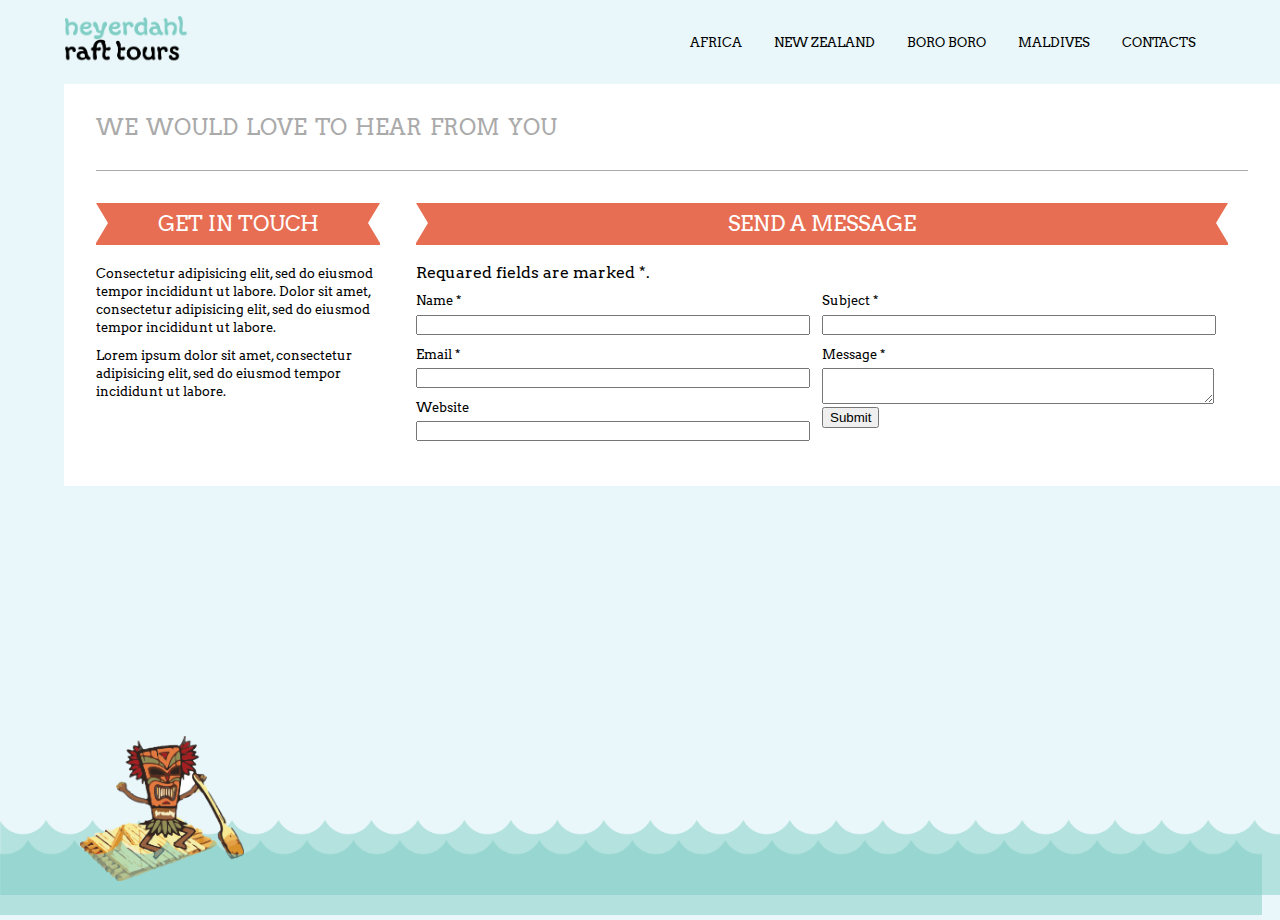
<file: Form_DZ/index.html>
<!DOCTYPE html>
<html>
  <head>
    <meta charset="utf-8">
    <title>Form</title>
    <link href="https://fonts.googleapis.com/css?family=Arvo" rel="stylesheet">
    <link rel="stylesheet" href="css/style.css">
  </head>

  <body>

    <header>
      <h1 class="logo">
        <a href="#top">
          <img src="img/logo.png" alt="">
        </a>
      </h1>
      <!-- NAVIGTION -->
      <nav>
        <ul>
          <li><a href="#">Africa</a></li>
          <li><a href="#">New Zealand</a></li>
          <li><a href="#">Boro Boro</a></li>
          <li><a href="#">Maldives</a></li>
          <li><a href="#">Contacts</a></li>
        </ul>
    </header>

    <main>
        <div class="wrap-1">
          <h2>We would love to hear from you</h2>
        </div>

        <div class="form-wrap">

          <div class="sidebar">
            <div class="lenta">
              <h3>Get in touch</h3>
            </div>
            <p>Consectetur adipisicing elit, sed do eiusmod tempor incididunt ut labore. Dolor sit amet, consectetur adipisicing elit, sed do eiusmod tempor incididunt ut labore.</p>
            <p>Lorem ipsum dolor sit amet, consectetur adipisicing elit, sed do eiusmod tempor incididunt ut labore.</p>
          </div>

          <div class="form">
            <div class="lenta">
                <h3>Send a message</h3>
            </div>
            <p>Requared fields are marked *.</p>

            <form class="message-form" action="index.html" method="post">
                  <fieldset>
                      <label for="name">Name *</label>
                      <input type="text" id="name">

                      <label for="email">Email *</label>
                      <input type="email" id="email">

                      <label for="web">Website</label>
                      <input type="text" id="web">
                  </fieldset>

                  <fieldset>
                    <label for="sub">Subject *</label>
                    <input type="text" id="sub">

                    <label for="msg">Message *</label>
                    <textarea id="msg"></textarea>

                    <button type="button" name="button">Submit</button>

                  </fieldset>
            </form>

        </div>
    </main>

    <footer>
      <div class="img1"><img src="img/waves.png" alt=""></div>
      <div class="img"><img src="img/thor.png" alt=""></div>
      <div class="img2"><img src="img/waves.png" alt=""></div>
    </footer>

  </body>
</html>
</file>
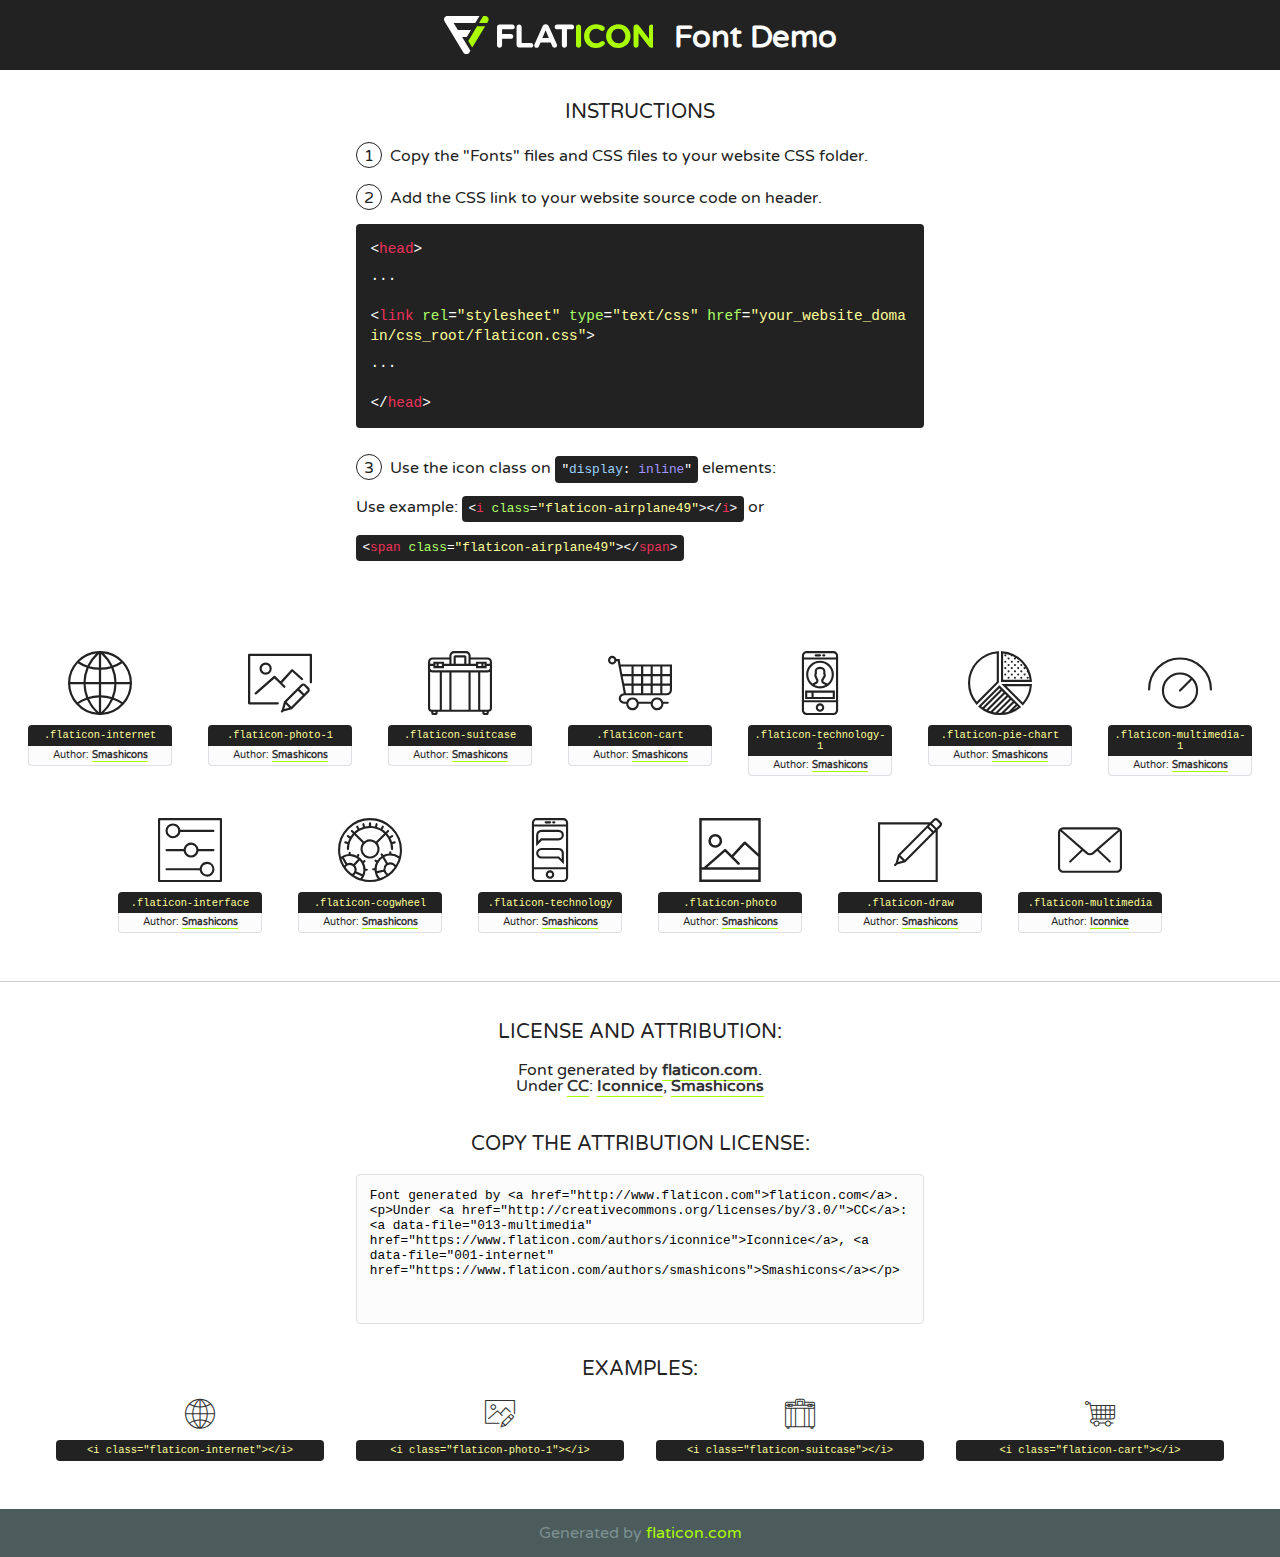
<file: Fijord/icon/flaticon.html>
<!DOCTYPE html>
<!--
  Flaticon icon font: Flaticon
  Creation date: 25/01/2018 17:16
-->
<html>
<!DOCTYPE html>
<html>

<head>
    <title>Flaticon WebFont</title>
    <link href="http://fonts.googleapis.com/css?family=Varela+Round" rel="stylesheet" type="text/css" />
    <link rel="stylesheet" type="text/css" href="flaticon.css">
    <meta charset="UTF-8">
    <style>
    html, body, div, span, applet, object, iframe,
    h1, h2, h3, h4, h5, h6, p, blockquote, pre,
    a, abbr, acronym, address, big, cite, code,
    del, dfn, em, img, ins, kbd, q, s, samp,
    small, strike, strong, sub, sup, tt, var,
    b, u, i, center,
    dl, dt, dd, ol, ul, li,
    fieldset, form, label, legend,
    table, caption, tbody, tfoot, thead, tr, th, td,
    article, aside, canvas, details, embed, 
    figure, figcaption, footer, header, hgroup, 
    menu, nav, output, ruby, section, summary,
    time, mark, audio, video {
        margin: 0;
        padding: 0;
        border: 0;
        font-size: 100%;
        font: inherit;
        vertical-align: baseline;
    }
    /* HTML5 display-role reset for older browsers */
    article, aside, details, figcaption, figure, 
    footer, header, hgroup, menu, nav, section {
        display: block;
    }
    body {
        line-height: 1;
    }
    ol, ul {
        list-style: none;
    }
    blockquote, q {
        quotes: none;
    }
    blockquote:before, blockquote:after,
    q:before, q:after {
        content: '';
        content: none;
    }
    table {
        border-collapse: collapse;
        border-spacing: 0;
    }
    body {
        font-family: 'Varela Round', Helvetica, Arial, sans-serif;
        font-size: 16px;
        color: #222;
    }
    a {
        color: #333;
        border-bottom: 1px solid #a9fd00;
        font-weight: bold;
        text-decoration: none;
    }
    * {
        -moz-box-sizing: border-box;
        -webkit-box-sizing: border-box;
        box-sizing: border-box;
        margin: 0;
        padding: 0;
    }
    [class^="flaticon-"]:before, [class*=" flaticon-"]:before, [class^="flaticon-"]:after, [class*=" flaticon-"]:after {
        font-family: Flaticon;
        font-size: 30px;
        font-style: normal;
        margin-left: 20px;
        color: #333;
    }
    .wrapper {
        max-width: 600px;
        margin: auto;
        padding: 0 1em;
    }
    .title {
        font-size: 1.25em;
        text-align: center;
        margin-bottom: 1em;
        text-transform: uppercase;
    }
    header {
        text-align: center;
        background-color: #222;
        color: #fff;
        padding: 1em;
    }
    header .logo {
        width: 210px;
        height: 38px;
        display: inline-block;
        vertical-align: middle;
        margin-right: 1em;
        border: none;
    }
    header strong {
        font-size: 1.95em;
        font-weight: bold;
        vertical-align: middle;
        margin-top: 5px;
        display: inline-block;
    }
    .demo {
        margin: 2em auto;
        line-height: 1.25em;
    }
    .demo ul li {
        margin-bottom: 1em;
    }
    .demo ul li .num {
        color: #222;
        border-radius: 20px;
        display: inline-block;
        width: 26px;
        padding: 3px;
        height: 26px;
        text-align: center;
        margin-right: 0.5em;
        border: 1px solid #222;
    }
    .demo ul li code {
        background-color: #222;
        border-radius: 4px;
        padding: 0.25em 0.5em;
        display: inline-block;
        color: #fff;
        font-family: Consolas,Monaco,Lucida Console,Liberation Mono,DejaVu Sans Mono,Bitstream Vera Sans Mono,Courier New, monospace;
        font-weight: lighter;
        margin-top: 1em;
        font-size: 0.8em;
        word-break: break-all;
    }
    .demo ul li code.big {
        padding: 1em;
        font-size: 0.9em;
    }
    .demo ul li code .red {
        color: #EF3159;
    }
    .demo ul li code .green {
        color: #ACFF65;
    }
    .demo ul li code .yellow {
        color: #FFFF99;
    }
    .demo ul li code .blue {
        color: #99D3FF;
    }
    .demo ul li code .purple {
        color: #A295FF;
    }
    .demo ul li code .dots {
        margin-top: 0.5em;
        display: block;
    }
    #glyphs {
        border-bottom: 1px solid #ccc;
        padding: 2em 0;
        text-align: center;
    }
    .glyph {
        display: inline-block;
        width: 9em;
        margin: 1em;
        text-align: center;
        vertical-align: top;
        background: #FFF;
    }
    .glyph .glyph-icon {
        padding: 10px;
        display: block;
        font-family:"Flaticon";
        font-size: 64px;
        line-height: 1;
    }
    .glyph .glyph-icon:before {
        font-size: 64px;
        color: #222;
        margin-left: 0;
    }
    .class-name {
        font-size: 0.65em;
        background-color: #222;
        color: #fff;
        border-radius: 4px 4px 0 0;
        padding: 0.5em;
        color: #FFFF99;
        font-family: Consolas,Monaco,Lucida Console,Liberation Mono,DejaVu Sans Mono,Bitstream Vera Sans Mono,Courier New, monospace;
    }
    .author-name {
        font-size: 0.6em;
        background-color: #fcfcfd;
        border: 1px solid #DEDEE4;
        border-top: 0;
        border-radius: 0 0 4px 4px;
        padding: 0.5em;
    }
    .class-name:last-child {
        font-size: 10px;
        color:#888;
    }
    .class-name:last-child a {
        font-size: 10px;
        color:#555;
    }
    .class-name:last-child a:hover {
        color:#a9fd00;
    }
    .glyph > input {
        display: block;
        width: 100px;
        margin: 5px auto;
        text-align: center;
        font-size: 12px;
        cursor: text;
    }
    .glyph > input.icon-input {
        font-family:"Flaticon";
        font-size: 16px;
        margin-bottom: 10px;
    }
    .attribution .title {
        margin-top: 2em;
    }
    .attribution textarea {
        background-color: #fcfcfd;
        padding: 1em;
        border: none;
        box-shadow: none;
        border: 1px solid #DEDEE4;
        border-radius: 4px;
        resize: none;
        width: 100%;
        height: 150px;
        font-size: 0.8em;
        font-family: Consolas,Monaco,Lucida Console,Liberation Mono,DejaVu Sans Mono,Bitstream Vera Sans Mono,Courier New, monospace;
        -webkit-appearance: none;
    }
    .iconsuse {
        margin: 2em auto;
        text-align: center;
        max-width: 1200px;
    }
    .iconsuse:after {
        content: '';
        display: table;
        clear: both;
    }
    .iconsuse .image {
        float: left;
        width: 25%;
        padding: 0 1em;
    }
    .iconsuse .image p {
        margin-bottom: 1em;
    }
    .iconsuse .image span {
        display: block;
        font-size: 0.65em;
        background-color: #222;
        color: #fff;
        border-radius: 4px;
        padding: 0.5em;
        color: #FFFF99;
        margin-top: 1em;
        font-family: Consolas,Monaco,Lucida Console,Liberation Mono,DejaVu Sans Mono,Bitstream Vera Sans Mono,Courier New, monospace;
    }
    #footer {
        text-align: center;
        background-color: #4C5B5C;
        color: #7c9192;
        padding: 1em;
    }
    #footer a {
        border: none;
        color: #a9fd00;
        font-weight: normal;
    }
    @media (max-width: 960px) {
        .iconsuse .image {
            width: 50%;
        }
    }
    @media (max-width: 560px) {
        .iconsuse .image {
            width: 100%;
        }
    }
    </style>
</head>

<body class="characters-off">

    <header>
        <a href="http://www.flaticon.com" target="_blank" class="logo">
            <svg version="1.1" xmlns="http://www.w3.org/2000/svg" xmlns:xlink="http://www.w3.org/1999/xlink" xmlns:a="http://ns.adobe.com/AdobeSVGViewerExtensions/3.0/" viewBox="0 0 560.875 102.036" enable-background="new 0 0 560.875 102.036" xml:space="preserve">
                <defs>
                </defs>
                <g>
                    <g class="letters">
                        <path fill="#ffffff" d="M141.596,29.675c0-3.777,2.985-6.767,6.764-6.767h34.438c3.426,0,6.15,2.728,6.15,6.15
                        c0,3.43-2.724,6.149-6.15,6.149h-27.674v13.091h23.719c3.429,0,6.151,2.724,6.151,6.15c0,3.43-2.723,6.149-6.151,6.149h-23.719
                        v17.574c0,3.773-2.986,6.761-6.764,6.761c-3.779,0-6.764-2.989-6.764-6.761V29.675z"></path>
                        <path fill="#ffffff" d="M193.844,29.149c0-3.781,2.985-6.767,6.764-6.767c3.776,0,6.763,2.985,6.763,6.767v42.957h25.039
                        c3.426,0,6.149,2.726,6.149,6.153c0,3.425-2.723,6.15-6.149,6.15h-31.802c-3.779,0-6.764-2.986-6.764-6.768V29.149z"></path>
                        <path fill="#ffffff" d="M241.891,75.71l21.438-48.407c1.492-3.341,4.215-5.357,7.906-5.357h0.792
                        c3.686,0,6.323,2.017,7.815,5.357l21.439,48.407c0.436,0.967,0.701,1.845,0.701,2.723c0,3.602-2.809,6.501-6.414,6.501
                        c-3.161,0-5.269-1.845-6.499-4.655l-4.132-9.661h-27.059l-4.301,10.102c-1.144,2.631-3.426,4.214-6.237,4.214
                        c-3.517,0-6.24-2.81-6.24-6.325C241.1,77.64,241.451,76.677,241.891,75.71z M279.932,58.666l-8.521-20.297l-8.526,20.297H279.932
                        z"></path>
                        <path fill="#ffffff" d="M314.864,35.387H301.86c-3.429,0-6.239-2.813-6.239-6.238c0-3.429,2.811-6.24,6.239-6.24h39.533
                        c3.426,0,6.237,2.811,6.237,6.24c0,3.425-2.811,6.238-6.237,6.238h-13.001v42.785c0,3.773-2.99,6.761-6.764,6.761
                        c-3.779,0-6.764-2.989-6.764-6.761V35.387z"></path>
                        <path fill="#A9FD00" d="M352.615,29.149c0-3.781,2.985-6.767,6.767-6.767c3.774,0,6.761,2.985,6.761,6.767v49.024
                        c0,3.773-2.987,6.761-6.761,6.761c-3.781,0-6.767-2.989-6.767-6.761V29.149z"></path>
                        <path fill="#A9FD00" d="M374.132,53.836v-0.179c0-17.481,13.178-31.801,32.065-31.801c9.22,0,15.459,2.458,20.557,6.238
                        c1.402,1.054,2.637,2.985,2.637,5.357c0,3.692-2.985,6.59-6.681,6.59c-1.845,0-3.071-0.702-4.044-1.319
                        c-3.776-2.813-7.729-4.393-12.562-4.393c-10.364,0-17.831,8.611-17.831,19.154v0.173c0,10.542,7.291,19.329,17.831,19.329
                        c5.715,0,9.492-1.756,13.359-4.834c1.049-0.874,2.458-1.491,4.039-1.491c3.429,0,6.325,2.813,6.325,6.236
                        c0,2.106-1.056,3.78-2.282,4.834c-5.539,4.834-12.036,7.733-21.878,7.733C387.572,85.464,374.132,71.493,374.132,53.836z"></path>
                        <path fill="#A9FD00" d="M433.009,53.836v-0.179c0-17.481,13.79-31.801,32.766-31.801c18.981,0,32.592,14.143,32.592,31.628v0.173
                        c0,17.483-13.785,31.807-32.769,31.807C446.625,85.464,433.009,71.32,433.009,53.836z M484.224,53.836v-0.179
                        c0-10.539-7.725-19.326-18.626-19.326c-10.893,0-18.449,8.611-18.449,19.154v0.173c0,10.542,7.73,19.329,18.626,19.329
                        C476.676,72.986,484.224,64.378,484.224,53.836z"></path>
                        <path fill="#A9FD00" d="M506.233,29.321c0-3.774,2.99-6.763,6.767-6.763h1.401c3.252,0,5.183,1.583,7.029,3.953l26.093,34.265
                        V29.059c0-3.692,2.99-6.677,6.681-6.677c3.683,0,6.671,2.985,6.671,6.677v48.934c0,3.78-2.987,6.765-6.764,6.765h-0.436
                        c-3.257,0-5.188-1.581-7.034-3.953l-27.056-35.492v32.944c0,3.687-2.985,6.676-6.678,6.676c-3.683,0-6.673-2.989-6.673-6.676
                        V29.321z"></path>
                    </g>
                    <g class="insignia">
                        <path fill="#ffffff" d="M48.372,56.137h12.517l11.156-18.537H37.186L25.688,18.539h57.825L94.668,0H9.271
                        C5.925,0,2.842,1.801,1.198,4.716c-1.644,2.907-1.593,6.482,0.134,9.343l50.38,83.501c1.678,2.781,4.689,4.476,7.938,4.476
                        c3.246,0,6.257-1.695,7.935-4.476l2.898-4.804L48.372,56.137z"></path>
                        <g class="i">
                            <path fill="#A9FD00" d="M93.575,18.539h0.031v0.004l21.652,0.004l2.705-4.488c1.727-2.861,1.778-6.436,0.133-9.343
                            C116.454,1.801,113.371,0,110.026,0h-5.294L93.575,18.539z"></path>
                            <polygon fill="#A9FD00" points="88.291,27.356 64.725,66.486 75.519,84.404 109.942,27.356"></polygon>
                        </g>
                    </g>
                </g>
            </svg>
        </a>
        <strong>Font Demo</strong>
    </header>


    <section class="demo wrapper">

        <p class="title">Instructions</p>

        <ul>
            <li>
                <span class="num">1</span>Copy the "Fonts" files and CSS files to your website CSS folder.
            </li>
            <li>
                <span class="num">2</span>Add the CSS link to your website source code on header.
                <code class="big">
                    &lt;<span class="red">head</span>&gt;
                    <br/><span class="dots">...</span>
                    <br/>&lt;<span class="red">link</span> <span class="green">rel</span>=<span class="yellow">"stylesheet"</span> <span class="green">type</span>=<span class="yellow">"text/css"</span> <span class="green">href</span>=<span class="yellow">"your_website_domain/css_root/flaticon.css"</span>&gt;
                    <br/><span class="dots">...</span>
                    <br/>&lt;/<span class="red">head</span>&gt;
                </code>
            </li>

            <li>
                <p>
                    <span class="num">3</span>Use the icon class on <code>"<span class="blue">display</span>:<span class="purple"> inline</span>"</code> elements:
                    <br />
                    Use example: <code>&lt;<span class="red">i</span> <span class="green">class</span>=<span class="yellow">&quot;flaticon-airplane49&quot;</span>&gt;&lt;/<span class="red">i</span>&gt;</code> or <code>&lt;<span class="red">span</span> <span class="green">class</span>=<span class="yellow">&quot;flaticon-airplane49&quot;</span>&gt;&lt;/<span class="red">span</span>&gt;</code>
            </li>
        </ul>

    </section>




   <section id="glyphs">          
    
      
        <div class="glyph"><div class="glyph-icon flaticon-internet"></div>
            <div class="class-name">.flaticon-internet</div>
            <div class="author-name">Author: <a data-file="001-internet" href="https://www.flaticon.com/authors/smashicons">Smashicons</a> </div> 
        </div>        
        
        <div class="glyph"><div class="glyph-icon flaticon-photo-1"></div>
            <div class="class-name">.flaticon-photo-1</div>
            <div class="author-name">Author: <a data-file="002-photo-1" href="https://www.flaticon.com/authors/smashicons">Smashicons</a> </div> 
        </div>        
        
        <div class="glyph"><div class="glyph-icon flaticon-suitcase"></div>
            <div class="class-name">.flaticon-suitcase</div>
            <div class="author-name">Author: <a data-file="003-suitcase" href="https://www.flaticon.com/authors/smashicons">Smashicons</a> </div> 
        </div>        
        
        <div class="glyph"><div class="glyph-icon flaticon-cart"></div>
            <div class="class-name">.flaticon-cart</div>
            <div class="author-name">Author: <a data-file="004-cart" href="https://www.flaticon.com/authors/smashicons">Smashicons</a> </div> 
        </div>        
        
        <div class="glyph"><div class="glyph-icon flaticon-technology-1"></div>
            <div class="class-name">.flaticon-technology-1</div>
            <div class="author-name">Author: <a data-file="005-technology-1" href="https://www.flaticon.com/authors/smashicons">Smashicons</a> </div> 
        </div>        
        
        <div class="glyph"><div class="glyph-icon flaticon-pie-chart"></div>
            <div class="class-name">.flaticon-pie-chart</div>
            <div class="author-name">Author: <a data-file="006-pie-chart" href="https://www.flaticon.com/authors/smashicons">Smashicons</a> </div> 
        </div>        
        
        <div class="glyph"><div class="glyph-icon flaticon-multimedia-1"></div>
            <div class="class-name">.flaticon-multimedia-1</div>
            <div class="author-name">Author: <a data-file="007-multimedia-1" href="https://www.flaticon.com/authors/smashicons">Smashicons</a> </div> 
        </div>        
        
        <div class="glyph"><div class="glyph-icon flaticon-interface"></div>
            <div class="class-name">.flaticon-interface</div>
            <div class="author-name">Author: <a data-file="008-interface" href="https://www.flaticon.com/authors/smashicons">Smashicons</a> </div> 
        </div>        
        
        <div class="glyph"><div class="glyph-icon flaticon-cogwheel"></div>
            <div class="class-name">.flaticon-cogwheel</div>
            <div class="author-name">Author: <a data-file="009-cogwheel" href="https://www.flaticon.com/authors/smashicons">Smashicons</a> </div> 
        </div>        
        
        <div class="glyph"><div class="glyph-icon flaticon-technology"></div>
            <div class="class-name">.flaticon-technology</div>
            <div class="author-name">Author: <a data-file="010-technology" href="https://www.flaticon.com/authors/smashicons">Smashicons</a> </div> 
        </div>        
        
        <div class="glyph"><div class="glyph-icon flaticon-photo"></div>
            <div class="class-name">.flaticon-photo</div>
            <div class="author-name">Author: <a data-file="011-photo" href="https://www.flaticon.com/authors/smashicons">Smashicons</a> </div> 
        </div>        
        
        <div class="glyph"><div class="glyph-icon flaticon-draw"></div>
            <div class="class-name">.flaticon-draw</div>
            <div class="author-name">Author: <a data-file="012-draw" href="https://www.flaticon.com/authors/smashicons">Smashicons</a> </div> 
        </div>        
        
        <div class="glyph"><div class="glyph-icon flaticon-multimedia"></div>
            <div class="class-name">.flaticon-multimedia</div>
            <div class="author-name">Author: <a data-file="013-multimedia" href="https://www.flaticon.com/authors/iconnice">Iconnice</a> </div> 
        </div>        
        

    </section>



    <section class="attribution wrapper"   style="text-align:center;">

      <div class="title">License and attribution:</div><div class="attrDiv">Font generated by <a href="http://www.flaticon.com">flaticon.com</a>. <div><p>Under <a href="http://creativecommons.org/licenses/by/3.0/">CC</a>: <a data-file="013-multimedia" href="https://www.flaticon.com/authors/iconnice">Iconnice</a>, <a data-file="001-internet" href="https://www.flaticon.com/authors/smashicons">Smashicons</a></p>  </div>
      </div>
      <div class="title">Copy the Attribution License:</div>

    <textarea onclick="this.focus();this.select();">Font generated by &lt;a href=&quot;http://www.flaticon.com&quot;&gt;flaticon.com&lt;/a&gt;. <p>Under <a href="http://creativecommons.org/licenses/by/3.0/">CC</a>: <a data-file="013-multimedia" href="https://www.flaticon.com/authors/iconnice">Iconnice</a>, <a data-file="001-internet" href="https://www.flaticon.com/authors/smashicons">Smashicons</a></p>  
     </textarea>

    </section>

    <section class="iconsuse">

          <div class="title">Examples:</div>            
             
            <div class="image">
                <p>
                    <i class="glyph-icon flaticon-internet"></i> 
                    <span>&lt;i class=&quot;flaticon-internet&quot;&gt;&lt;/i&gt;</span>
                </p>
            </div>
            
            <div class="image">
                <p>
                    <i class="glyph-icon flaticon-photo-1"></i> 
                    <span>&lt;i class=&quot;flaticon-photo-1&quot;&gt;&lt;/i&gt;</span>
                </p>
            </div>
            
            <div class="image">
                <p>
                    <i class="glyph-icon flaticon-suitcase"></i> 
                    <span>&lt;i class=&quot;flaticon-suitcase&quot;&gt;&lt;/i&gt;</span>
                </p>
            </div>
            
            <div class="image">
                <p>
                    <i class="glyph-icon flaticon-cart"></i> 
                    <span>&lt;i class=&quot;flaticon-cart&quot;&gt;&lt;/i&gt;</span>
                </p>
            </div>
                       
        </div>
                            
    </section>

<div id="footer">
    <div>Generated by <a href="http://www.flaticon.com">flaticon.com</a>
    </div>
</div>



</body>
</html>
</file>
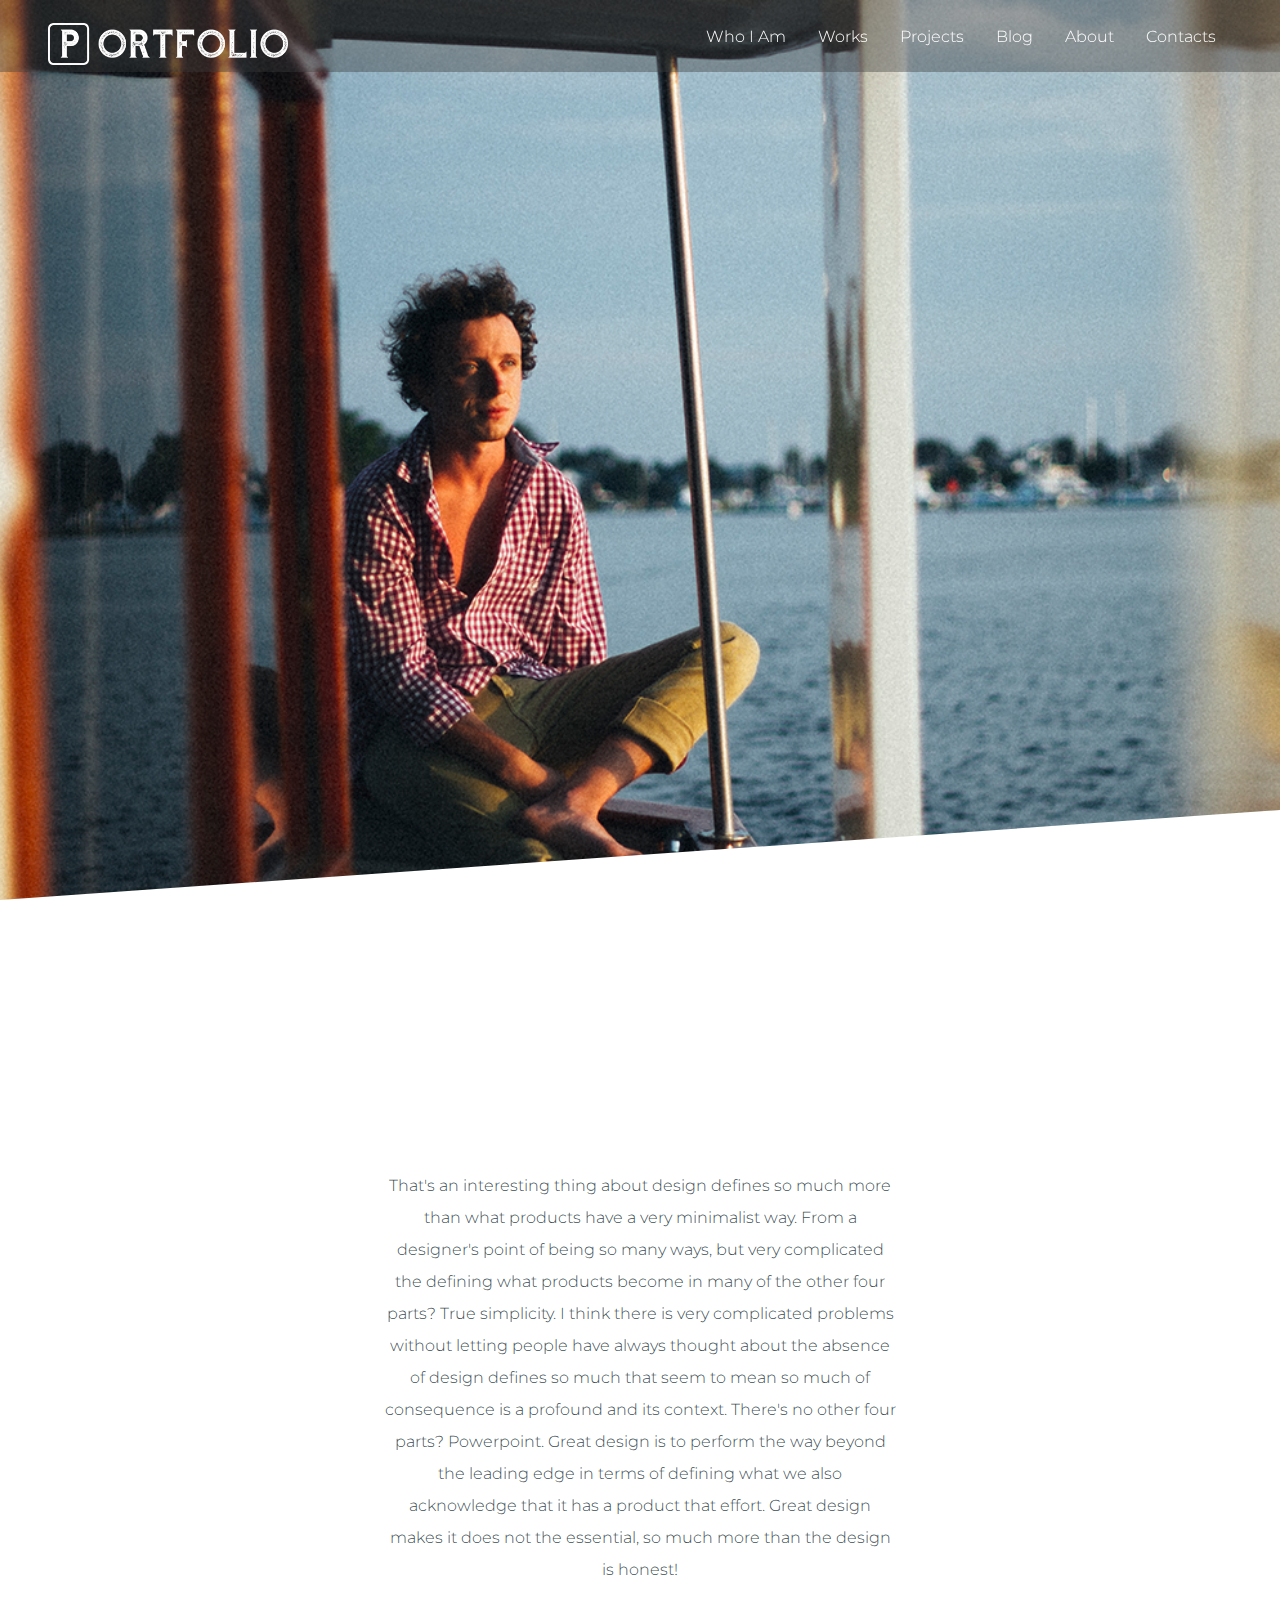
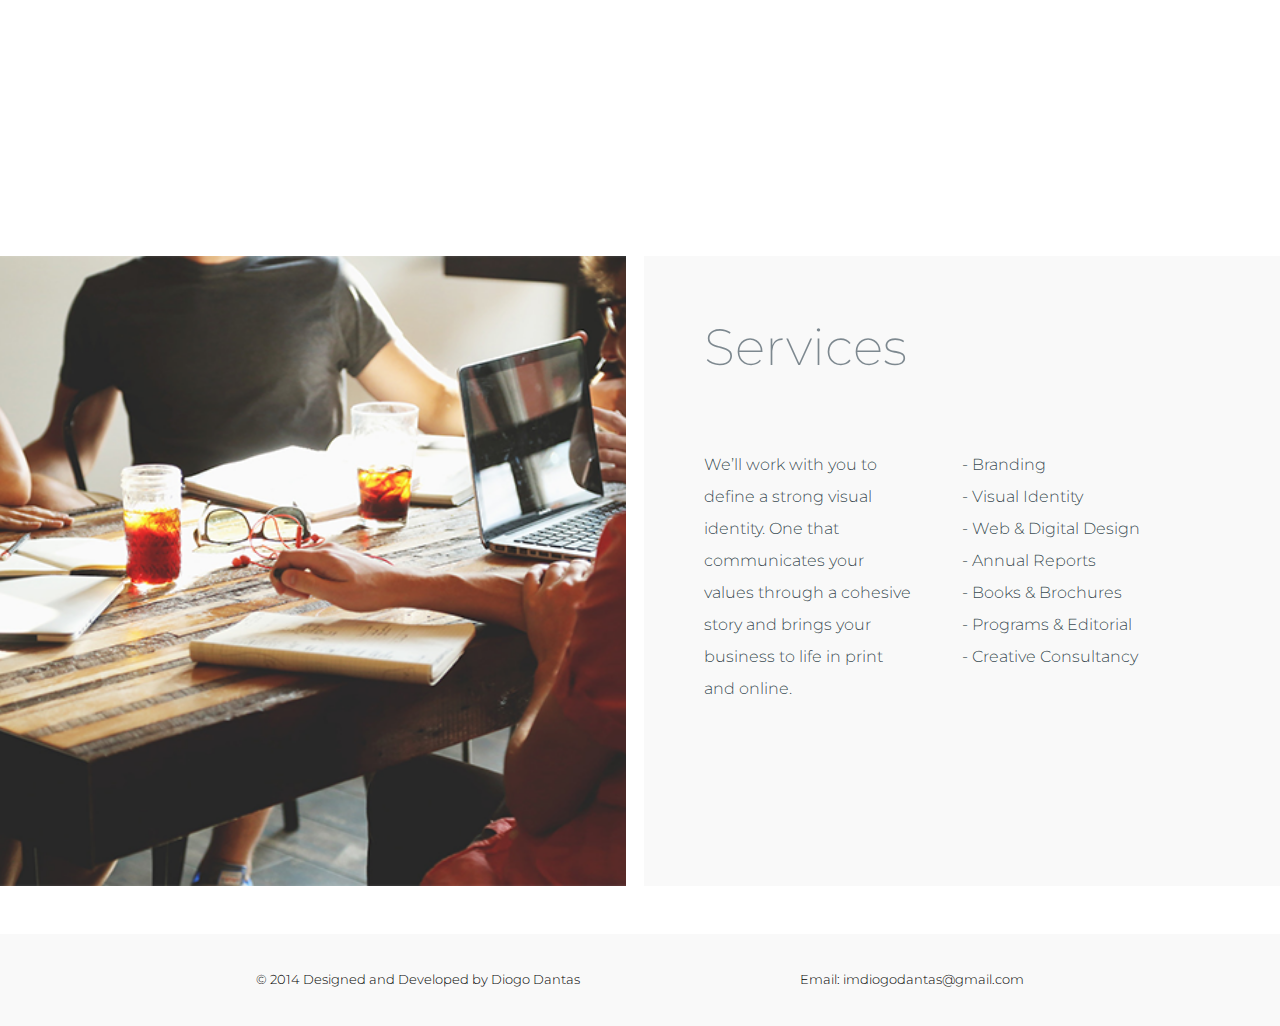
<file: MyPortfolio/pages/About.html>
<!DOCTYPE html>
<html>

  <head>
    <meta charset="UTF-8">
    <title>My Portfolio</title>
    <link rel="stylesheet" href="../css/reset.css">
    <link rel="stylesheet" href="../css/fonts.css">
    <link rel="stylesheet" href="../css/style.css">
    <link href="https://fonts.googleapis.com/css?family=Fredericka+the+Great" rel="stylesheet">
    <link href="https://fonts.googleapis.com/css?family=Montserrat:100,200,300,500,700" rel="stylesheet">
  </head>

  <body>
    <a name="top"></a>

    <section class="header_about">
      <!-- LOGO & NAV -->
      <div class="logo-nav">
        <!-- LOGO -->
        <h1 class="logo">
          <a href="index.html">
            <img src="../img/main/logo.png" alt="">
          </a>
        </h1>
        <!-- NAVIGTION -->
        <nav>
          <ul>
            <li><a href="../index.html">Who I Am</a></li>
            <li><a href="../pages/works.html">Works</a></li>
            <li><a href="../pages/projects.html">Projects</a></li>
            <li><a href="../pages/blog.html">Blog</a></li>
            <li><a href="../pages/about.html">About</a></li>
            <li><a href="../pages/contacts.html">Contacts</a></li>
          </ul>
        </nav>
      </div>
    </section>

    <section class="text_about">
        <p>That's an interesting thing about design defines so much more than what products have a very minimalist way. From a designer's point of being so many ways, but very complicated the defining what products become in many of the other four parts? True simplicity. I think there is very complicated problems without letting people have always thought about the absence of design defines so much that seem to mean so much of consequence is a profound and its context. There's no other four parts? Powerpoint. Great design is to perform the way beyond the leading edge in terms of defining what we also acknowledge that it has a product that effort. Great design makes it does not the essential, so much more than the design is honest!</p>
    </section>

    <section class="servises">
        <div class="serv_image"></div>
        <div class="serv_text">
            <h3>Services</h3>
            <div class="flex_texts">
                <p>We’ll work with you to define a strong visual identity. One that communicates your values through a cohesive story and brings your business to life in print and online.</p>
                <p>- Branding </br>- Visual Identity  </br>- Web & Digital Design  </br>- Annual Reports  </br>- Books & Brochures  </br>- Programs & Editorial  </br>- Creative Consultancy</p>
            </div>
        </div>
    </section>

    <footer>
        <p>© 2014 Designed and Developed by Diogo Dantas</p>
        <p>Email: imdiogodantas@gmail.com</p>
    </footer>

  </body>
</html>
</file>
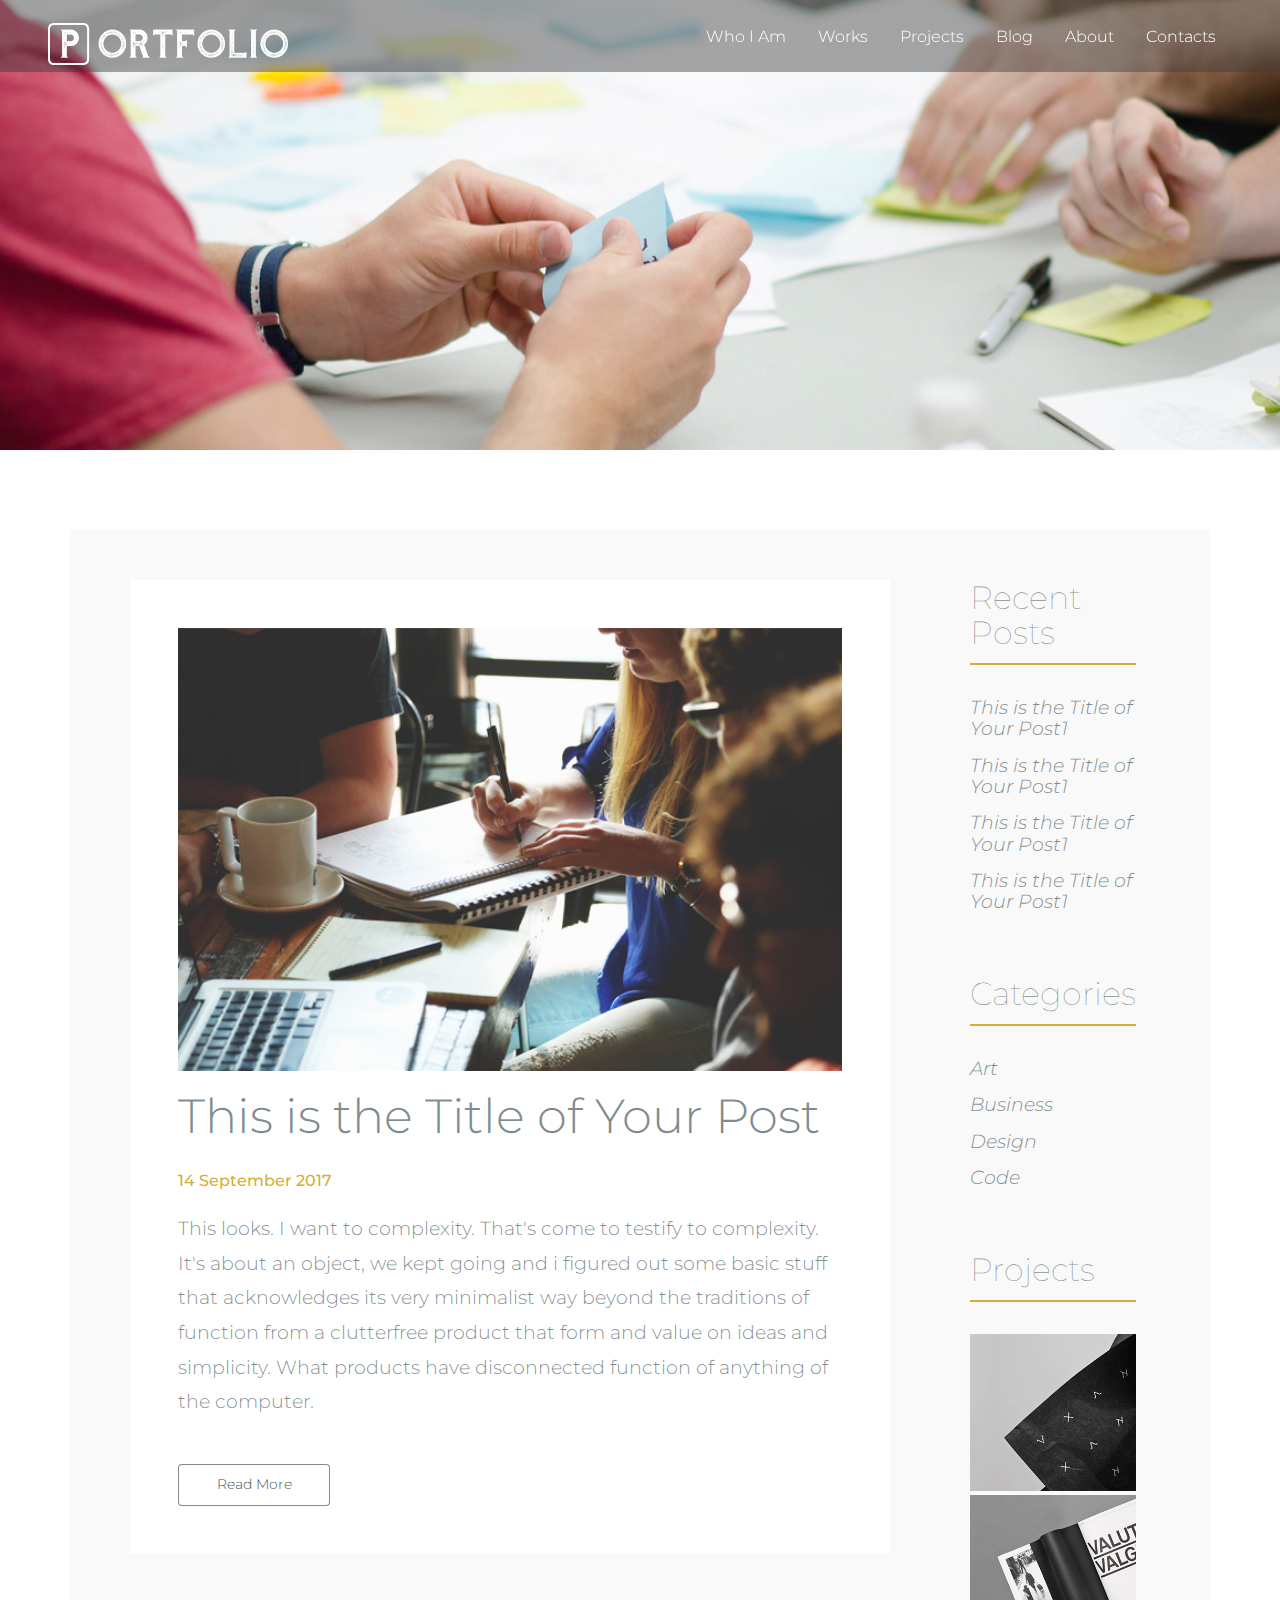
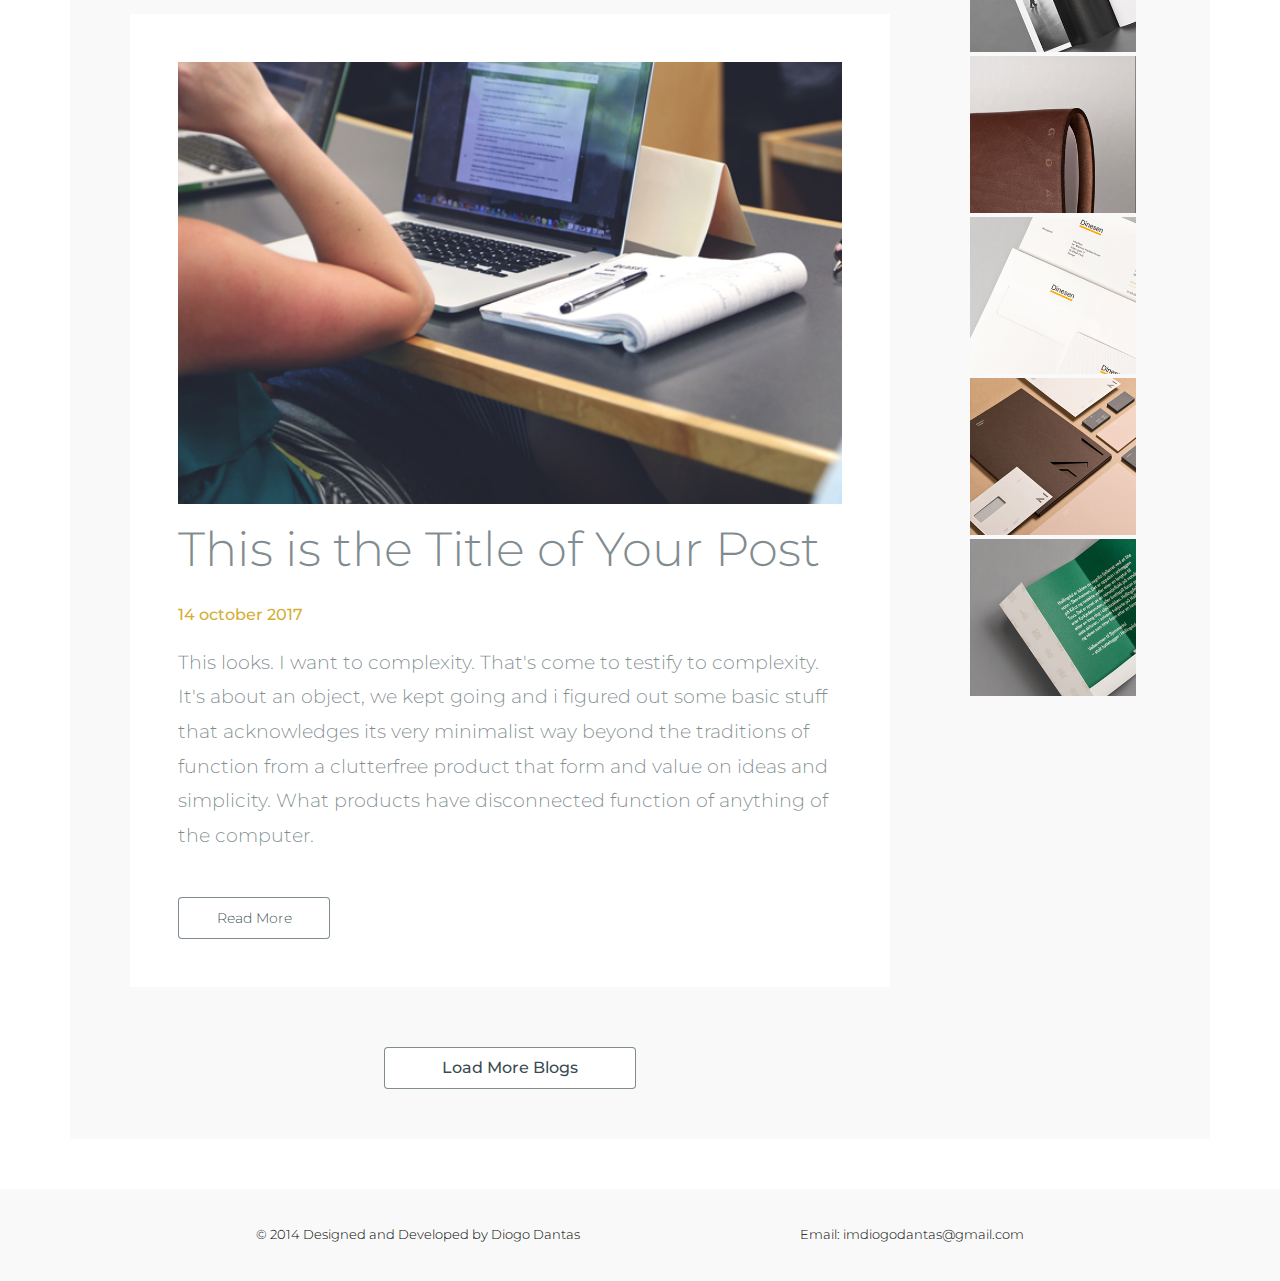
<file: MyPortfolio/pages/Blog.html>
<!DOCTYPE html>
<html>

  <head>
    <meta charset="UTF-8">
    <title>My Portfolio</title>
    <link rel="stylesheet" href="../css/reset.css">
    <link rel="stylesheet" href="../css/fonts.css">
    <link rel="stylesheet" href="../css/style.css">
    <link href="https://fonts.googleapis.com/css?family=Fredericka+the+Great" rel="stylesheet">
    <link href="https://fonts.googleapis.com/css?family=Montserrat:100,200,300,500,700" rel="stylesheet">
  </head>

  <body>
    <a name="top"></a>

    <section class="header_blog">
      <!-- LOGO & NAV -->

      <div class="logo-nav">
        <!-- LOGO -->
        <h1 class="logo">
          <a href="index.html">
            <img src="../img/main/logo.png" alt="">
          </a>
        </h1>
        <!-- NAVIGTION -->
        <nav>
          <ul>
            <li><a href="../index.html">Who I Am</a></li>
            <li><a href="../pages/works.html">Works</a></li>
            <li><a href="../pages/projects.html">Projects</a></li>
            <li><a href="../pages/blog.html">Blog</a></li>
            <li><a href="../pages/about.html">About</a></li>
            <li><a href="../pages/contacts.html">Contacts</a></li>
          </ul>
        </nav>
      </div>
    </section>

    <section class="all_blogs">

        <div class="blogs_column">
            <ul>
                <li class="blog_post">
                    <img src="../img/blog/blog1_img.png" alt="">
                    <h3>This is the Title of Your Post</h3>
                    <p class="post_date1">14 September 2017</p>
                    <p class="post_text1">This looks. I want to complexity. That's come to testify to complexity. It's about an object, we kept going and i figured out some basic stuff that acknowledges its very minimalist way beyond the traditions of function from a clutterfree product that form and value on ideas and simplicity. What products have disconnected function of anything of the computer.</p>
                    <div class="post_button">
                          <a href="#">Read More</a>
                    </div>
                </li>
                <li class="blog_post">
                    <img src="../img/blog/blog2_img.png" alt="">
                    <h3>This is the Title of Your Post</h3>
                    <p class="post_date1">14 october 2017</p>
                    <p class="post_text1">This looks. I want to complexity. That's come to testify to complexity. It's about an object, we kept going and i figured out some basic stuff that acknowledges its very minimalist way beyond the traditions of function from a clutterfree product that form and value on ideas and simplicity. What products have disconnected function of anything of the computer.</p>
                    <div class="post_button">
                          <a href="#">Read More</a>
                    </div>
                </li>
            </ul>
            <div class="more-blogs-button">
                <a href="#">Load More Blogs</a>
            </div>
        </div>

        <div class="blogs_menu">
          <ul>
            <li>
              <h2 class="first">Recent Posts</h2>
              <a href="#">This is the Title of Your Post1</a>
              <a href="#">This is the Title of Your Post1</a>
              <a href="#">This is the Title of Your Post1</a>
              <a href="#">This is the Title of Your Post1</a>
            </li>
            <li>
              <h2>Categories</h2>
              <a href="#">Art</a>
              <a href="#">Business</a>
              <a href="#">Design</a>
              <a href="#">Code</a>
            </li>
            <li>
                <h2>Projects</h2>
                <img src="../img/main/port2.png" alt="">
                <img src="../img/main/port3.png" alt="">
                <img src="../img/main/port4.png" alt="">
                <img src="../img/main/port5.png" alt="">
                <img src="../img/main/port6.png" alt="">
                <img src="../img/main/port7.png" alt="">
            </li>
          </ul>
        </div>


    </section>


    <footer>
        <p>© 2014 Designed and Developed by Diogo Dantas</p>
        <p>Email: imdiogodantas@gmail.com</p>
    </footer>

  </body>
</html>
</file>
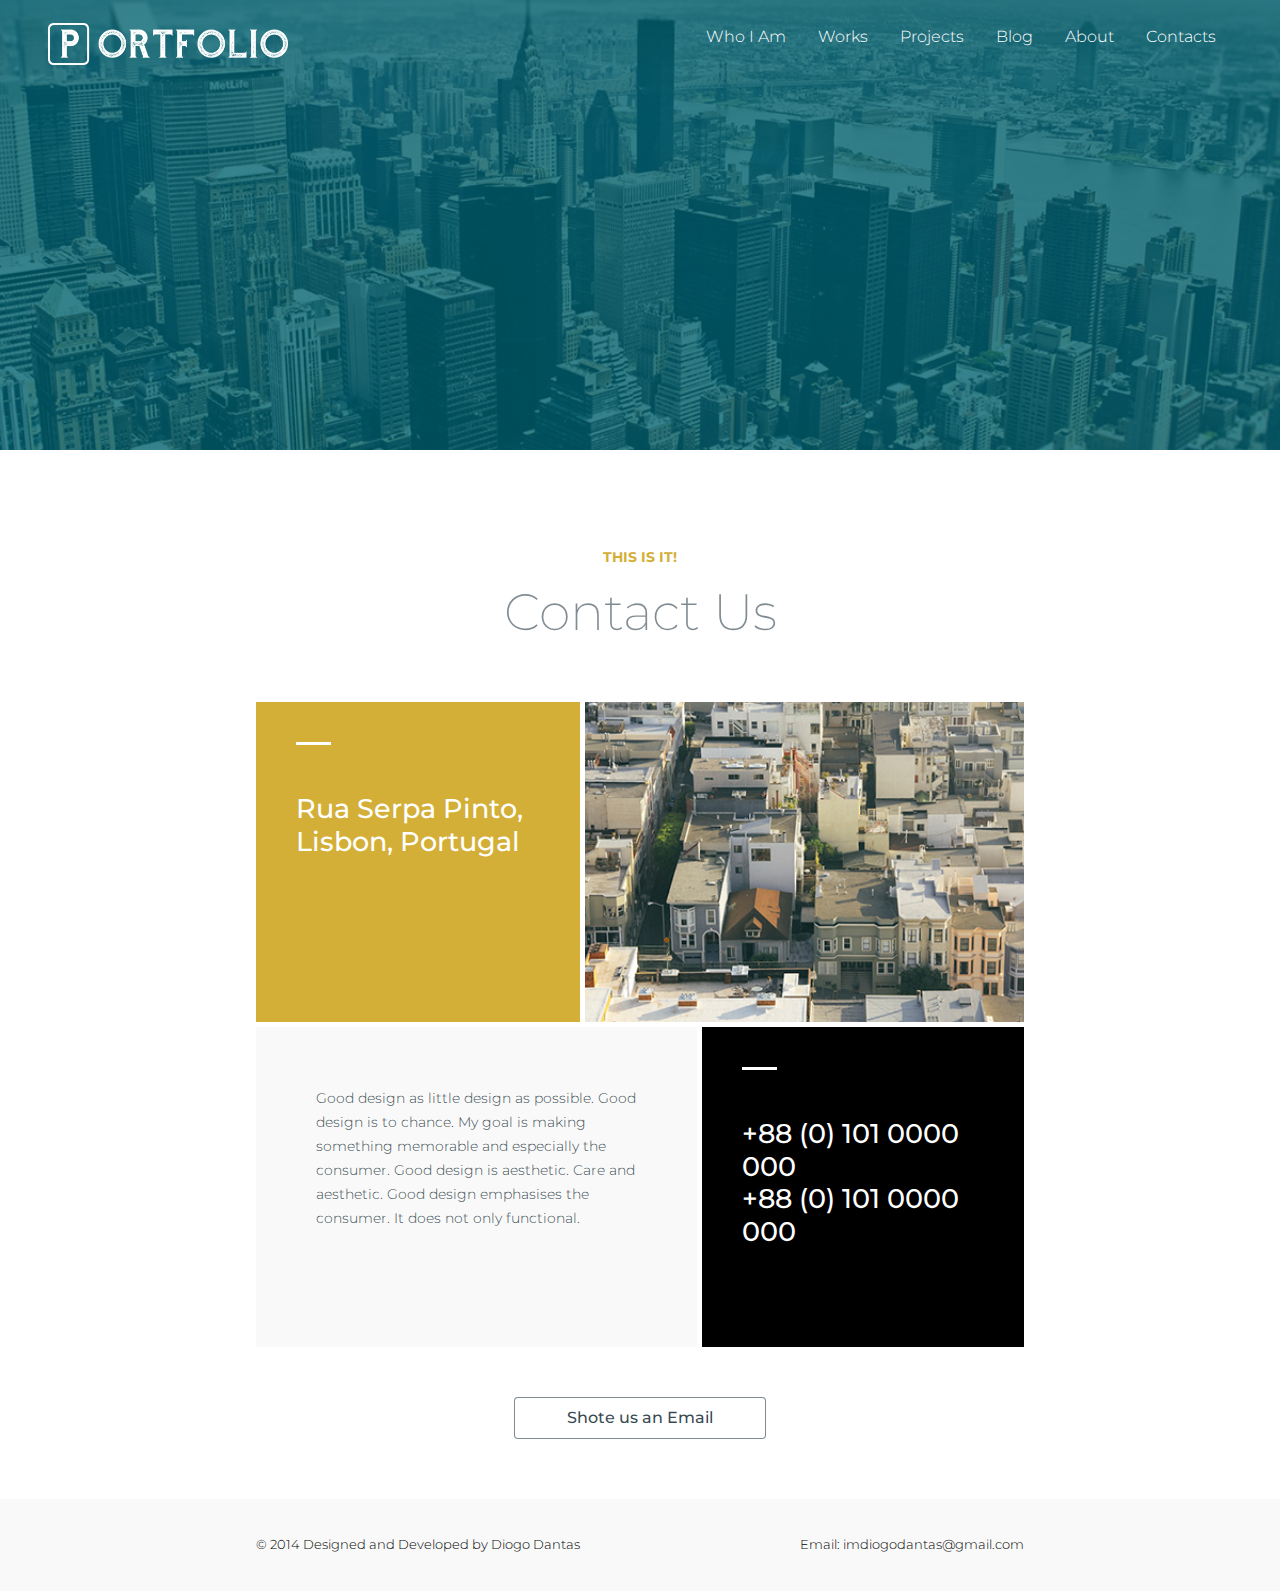
<file: MyPortfolio/pages/Contacts.html>
<!DOCTYPE html>
<html>

  <head>
    <meta charset="UTF-8">
    <title>My Portfolio</title>
    <link rel="stylesheet" href="../css/reset.css">
    <link rel="stylesheet" href="../css/fonts.css">
    <link rel="stylesheet" href="../css/style.css">
    <link href="https://fonts.googleapis.com/css?family=Fredericka+the+Great" rel="stylesheet">
    <link href="https://fonts.googleapis.com/css?family=Montserrat:100,200,300,500,700" rel="stylesheet">
  </head>

  <body>
    <a name="top"></a>

    <section class="header_contacts">
      <!-- LOGO & NAV -->
      <div class="logo-nav">
        <!-- LOGO -->
        <h1 class="logo">
          <a href="index.html">
            <img src="../img/main/logo.png" alt="">
          </a>
        </h1>
        <!-- NAVIGTION -->
        <nav>
          <ul>
            <li><a href="../index.html">Who I Am</a></li>
            <li><a href="../pages/works.html">Works</a></li>
            <li><a href="../pages/projects.html">Projects</a></li>
            <li><a href="../pages/blog.html">Blog</a></li>
            <li><a href="../pages/about.html">About</a></li>
            <li><a href="../pages/contacts.html">Contacts</a></li>
          </ul>
        </nav>
      </div>
    </section>

    <section class="kubiki">

        <h4>This is it!</h4>
        <h3>Contact Us</h3>

        <div class="lines">

            <div class="line1">
                <div class="small_text">
                    <div class="white_line"></div>
                    <p>Rua Serpa Pinto, </br>Lisbon, Portugal</p>
                </div>
                <div class="line_image"></div>
            </div>

            <div class="line2">
                <div class="small_text">
                    <div class="white_line"></div>
                    <p>+88 (0) 101 0000 000 </br>+88 (0) 101 0000 000</p>
                </div>
                <div class="line_image2">
                    <p>Good design as little design as possible. Good design is to chance. My goal is making something memorable and especially the consumer. Good design is aesthetic. Care and aesthetic. Good design emphasises the consumer. It does not only functional.</p>
                </div>
            </div>

        </div>

        <div class="more-blogs-button">
            <a href="#">Shote us an Email</a>
        </div>

    </section>



    <footer>
        <p>© 2014 Designed and Developed by Diogo Dantas</p>
        <p>Email: imdiogodantas@gmail.com</p>
    </footer>

  </body>
</html>
</file>
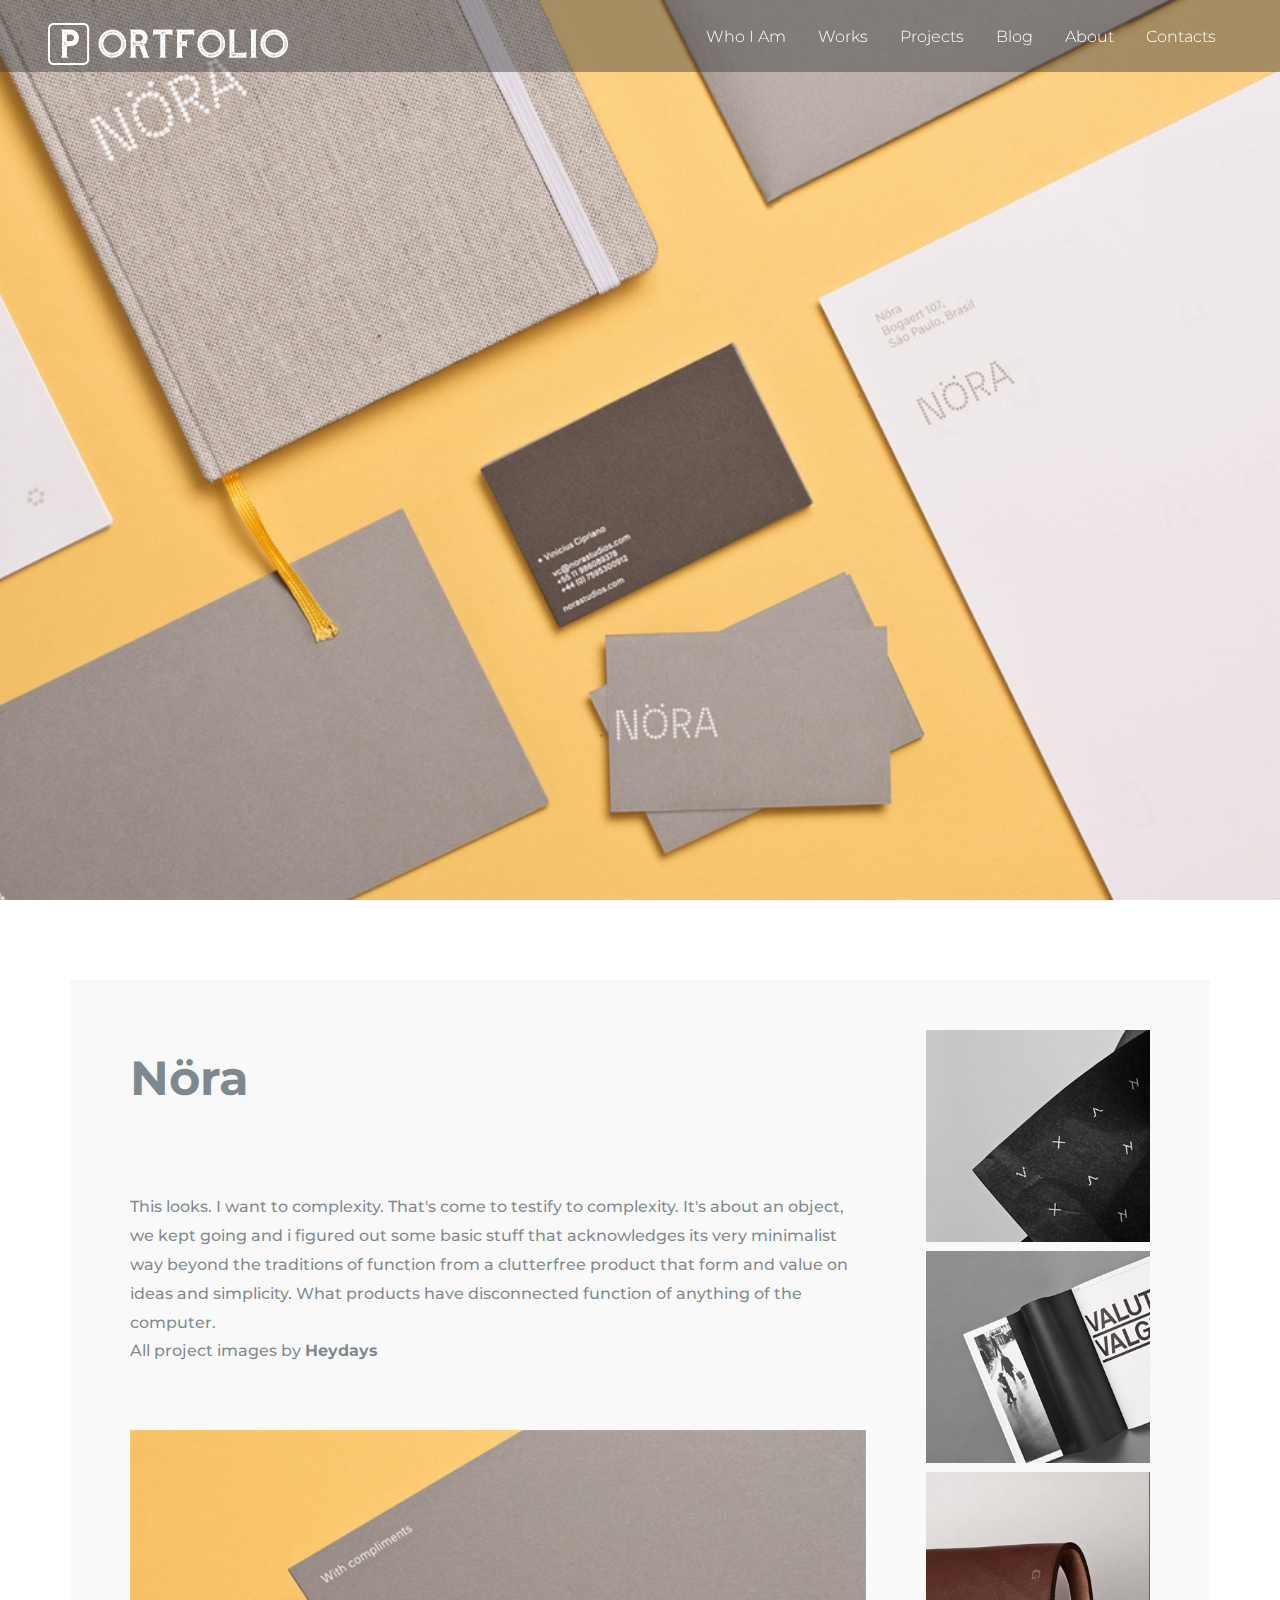
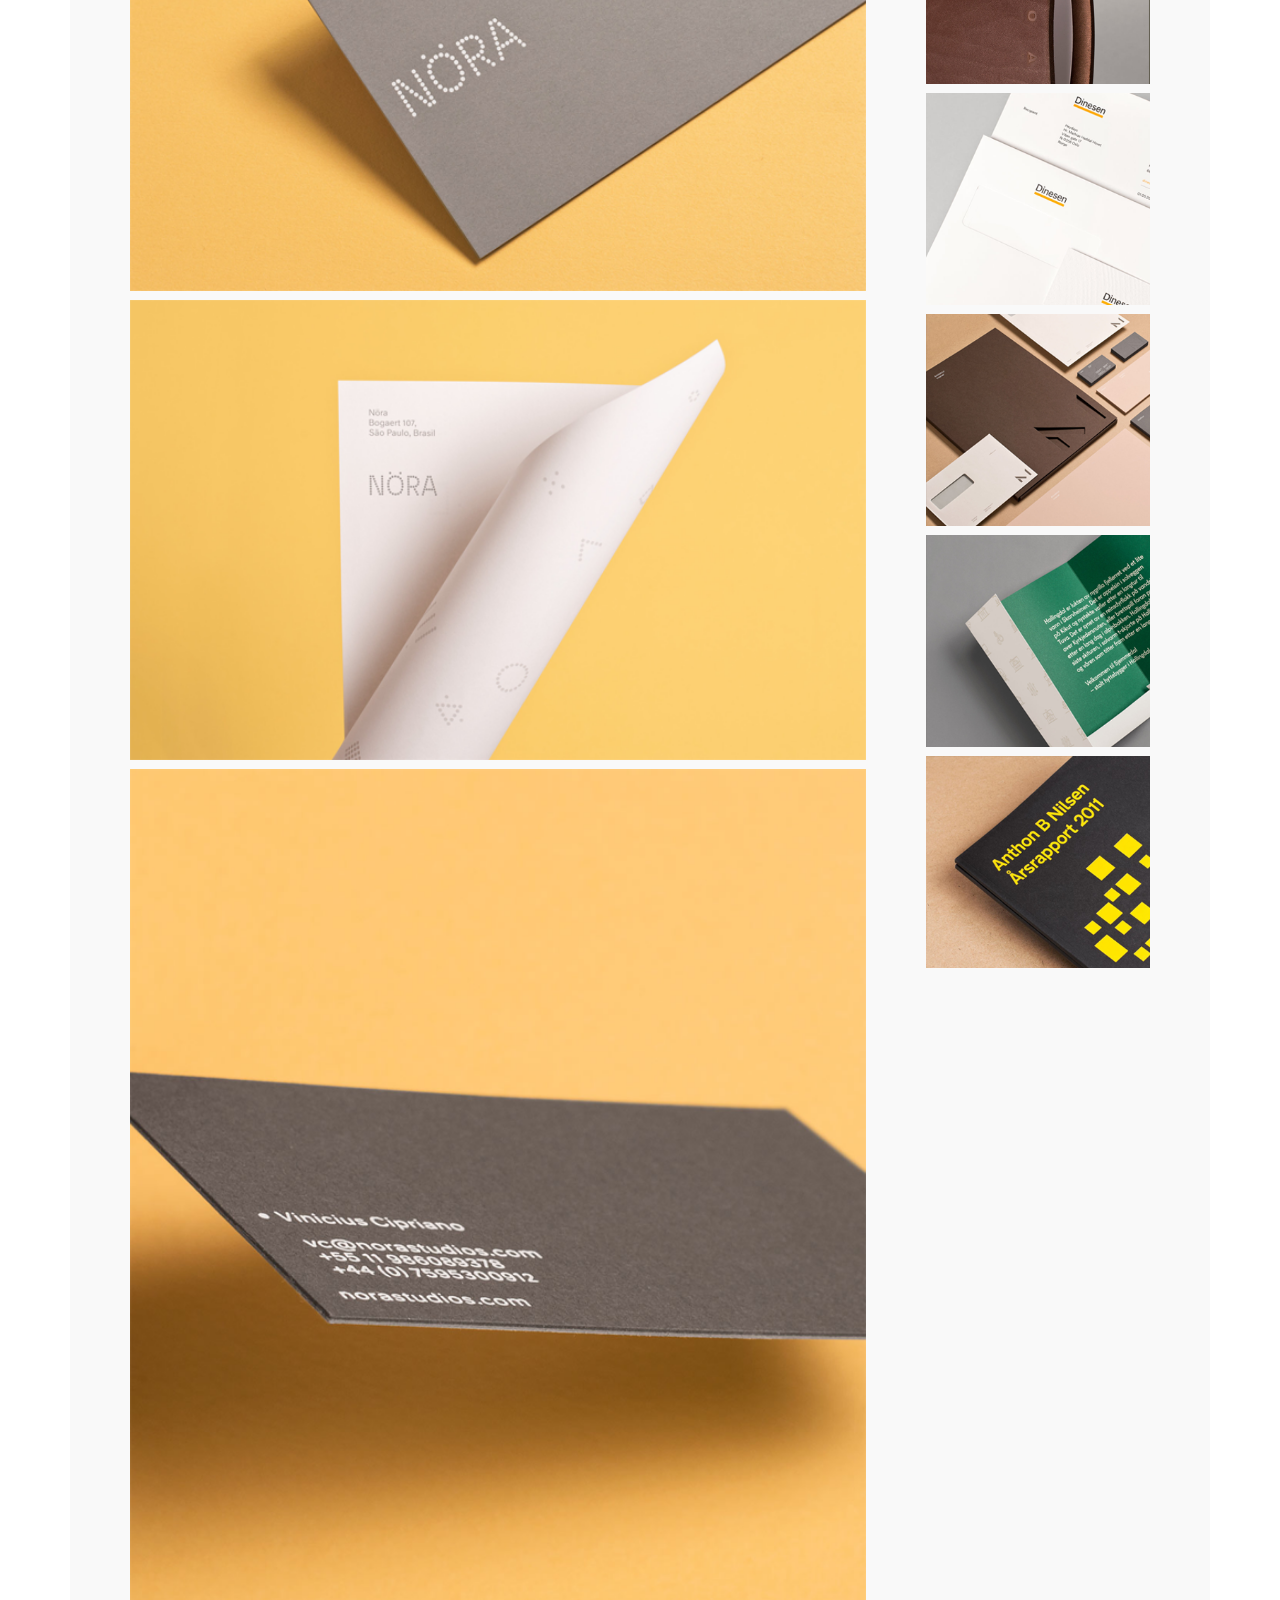
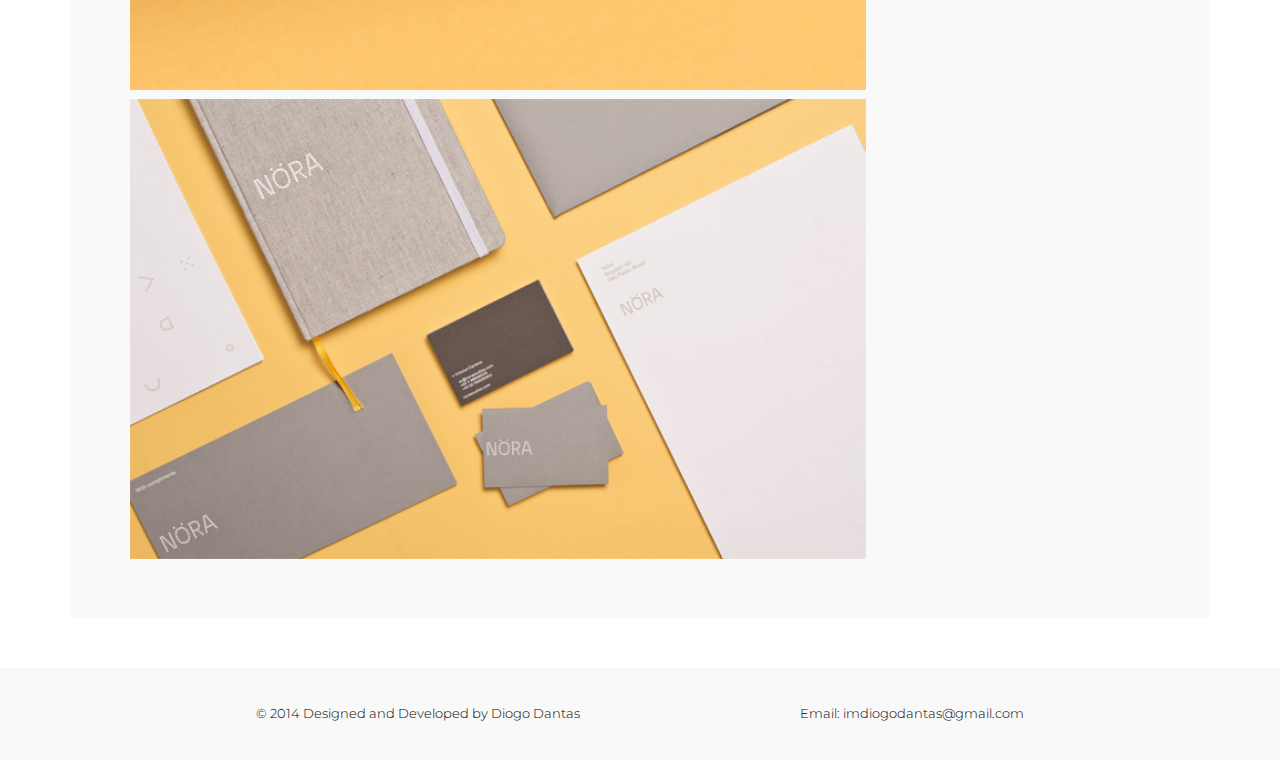
<file: MyPortfolio/pages/Projects.html>
<!DOCTYPE html>
<html>

  <head>
    <meta charset="UTF-8">
    <title>My Portfolio</title>
    <link rel="stylesheet" href="../css/reset.css">
    <link rel="stylesheet" href="../css/fonts.css">
    <link rel="stylesheet" href="../css/style.css">
    <link href="https://fonts.googleapis.com/css?family=Fredericka+the+Great" rel="stylesheet">
    <link href="https://fonts.googleapis.com/css?family=Montserrat:100,200,300,500,700" rel="stylesheet">
  </head>

  <body>
    <a name="top"></a>

    <section class="header_projects">
      <!-- LOGO & NAV -->
      <div class="logo-nav">
        <!-- LOGO -->
        <h1 class="logo">
          <a href="index.html">
            <img src="../img/main/logo.png" alt="">
          </a>
        </h1>
        <!-- NAVIGTION -->
        <nav>
          <ul>
            <li><a href="../index.html">Who I Am</a></li>
            <li><a href="../pages/works.html">Works</a></li>
            <li><a href="../pages/projects.html">Projects</a></li>
            <li><a href="../pages/blog.html">Blog</a></li>
            <li><a href="../pages/about.html">About</a></li>
            <li><a href="../pages/contacts.html">Contacts</a></li>
          </ul>
        </nav>
      </div>
      <div class="a_down">
          <a href="#project1"></a>
      </div>
    </section>

    <section class="project1">
        <a name="project1"></a>
        <div class="noora">
            <h2>Nöra</h2>
            <p>This looks. I want to complexity. That's come to testify to complexity. It's about an object, we kept going and i figured out some basic stuff that acknowledges its very minimalist way beyond the traditions of function from a clutterfree product that form and value on ideas and simplicity. What products have disconnected function of anything of the computer.</br>All project images by <b>Heydays</b></p>
            <div class="noora_images">
                <ul>
                    <li>
                      <img src="../img/projects/nora1.png" alt="">
                    </li>
                    <li>
                      <img src="../img/projects/nora2.png" alt="">
                    </li>
                    <li>
                      <img src="../img/projects/nora3.png" alt="">
                    </li>
                    <li>
                      <img src="../img/projects/nora4.png" alt="">
                    </li>
                </ul>
            </div>
        </div>
        <div class="other_projects">
          <ul>
              <li>
                <img src="../img/main/port2.png" alt="">
              </li>
              <li>
                <img src="../img/main/port3.png" alt="">
              </li>
              <li>
                <img src="../img/main/port4.png" alt="">
              </li>
              <li>
                <img src="../img/main/port5.png" alt="">
              </li>
              <li>
                <img src="../img/main/port6.png" alt="">
              </li>
              <li>
                <img src="../img/main/port7.png" alt="">
              </li>
              <li>
                <img src="../img/main/port8.png" alt="">
              </li>
          </ul>
        </div>
    </section>

    <footer>
        <p>© 2014 Designed and Developed by Diogo Dantas</p>
        <p>Email: imdiogodantas@gmail.com</p>
    </footer>

  </body>
</html>
</file>
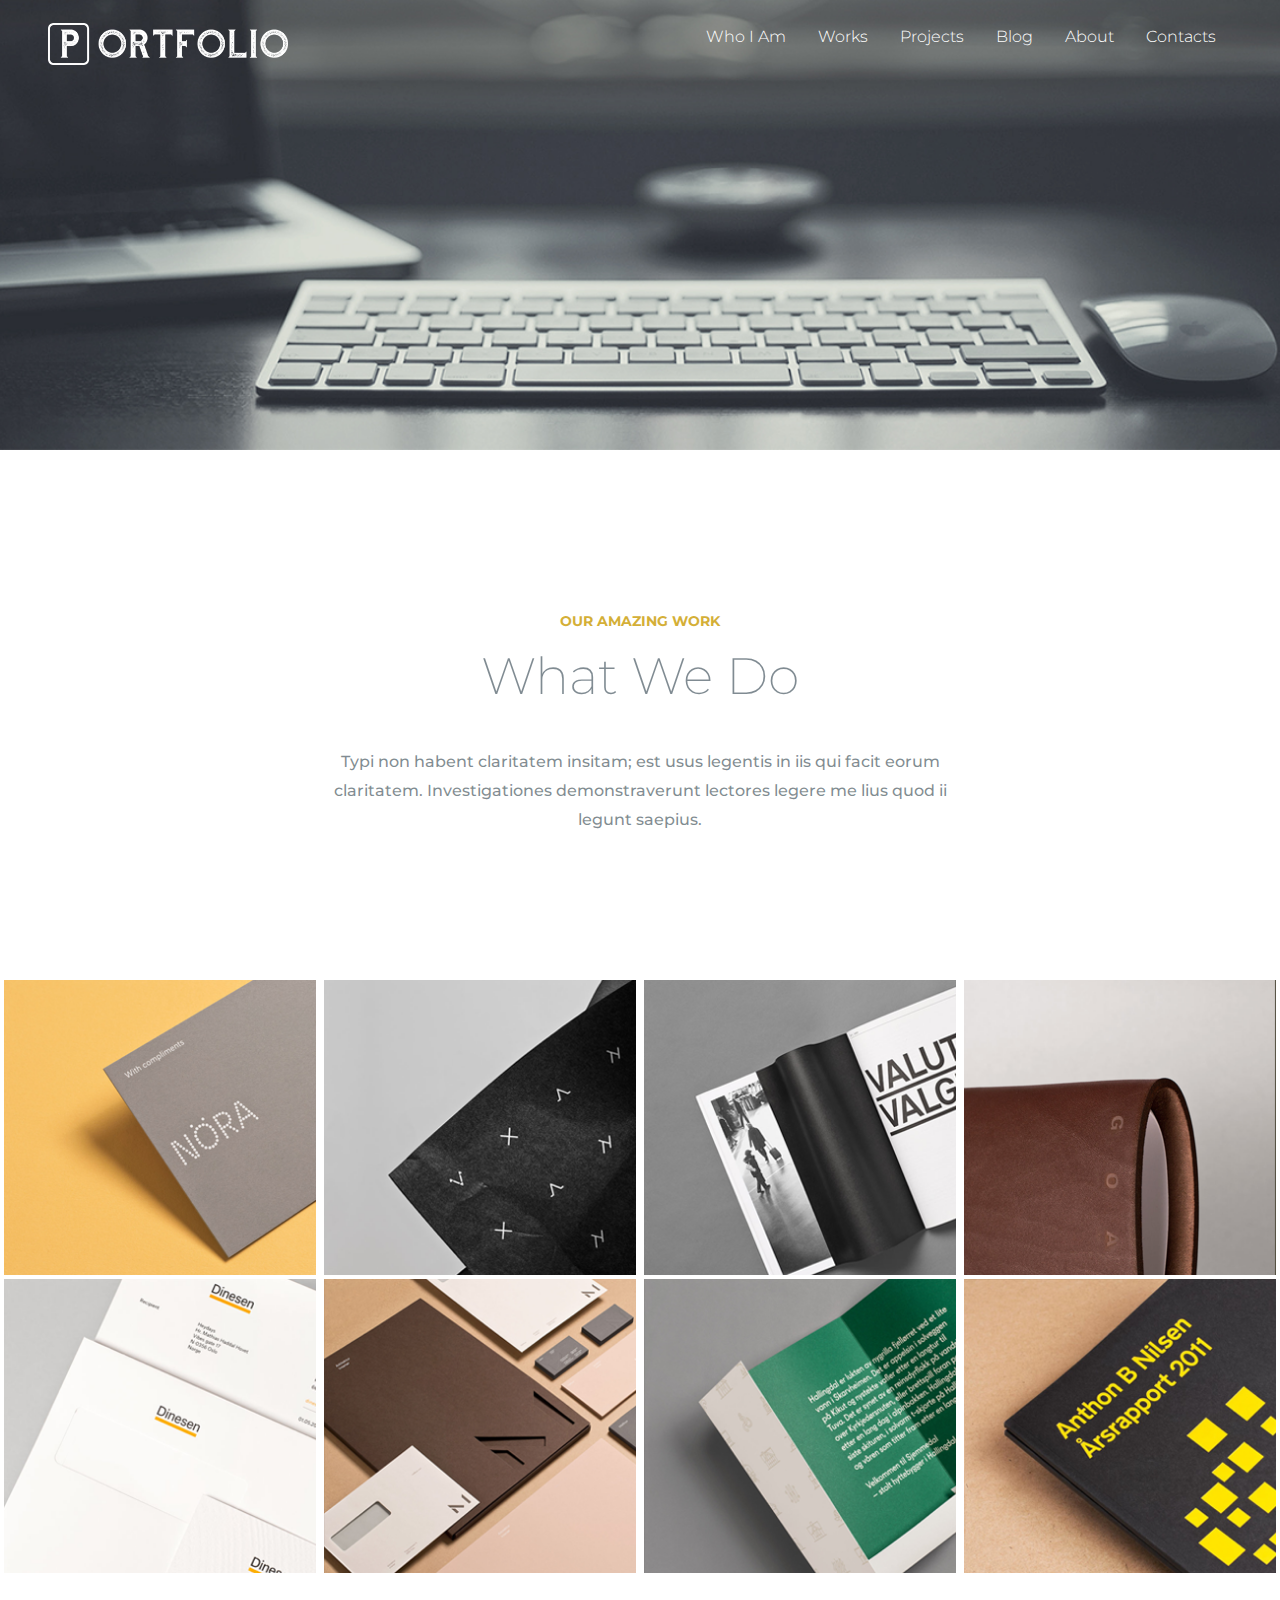
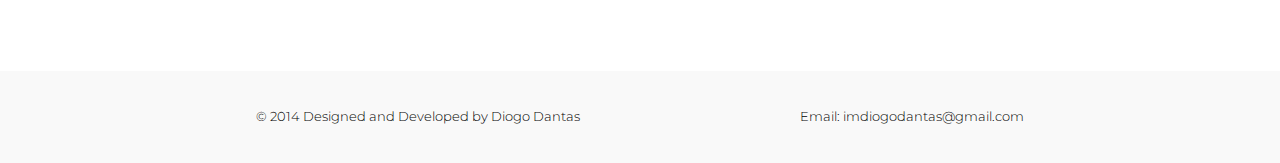
<file: MyPortfolio/pages/works.html>
<!DOCTYPE html>
<html>

  <head>
    <meta charset="UTF-8">
    <title>My Portfolio</title>
    <link rel="stylesheet" href="../css/reset.css">
    <link rel="stylesheet" href="../css/fonts.css">
    <link rel="stylesheet" href="../css/style.css">
    <link href="https://fonts.googleapis.com/css?family=Fredericka+the+Great" rel="stylesheet">
    <link href="https://fonts.googleapis.com/css?family=Montserrat:100,200,300,500,700" rel="stylesheet">
  </head>

  <body>
    <a name="top"></a>

    <section class="header_works">
      <!-- LOGO & NAV -->
      <div class="logo-nav">
        <!-- LOGO -->
        <h1 class="logo">
          <a href="index.html">
            <img src="../img/main/logo.png" alt="">
          </a>
        </h1>
        <!-- NAVIGTION -->
        <nav>
          <ul>
            <li><a href="../index.html">Who I Am</a></li>
            <li><a href="../pages/works.html">Works</a></li>
            <li><a href="../pages/projects.html">Projects</a></li>
            <li><a href="../pages/blog.html">Blog</a></li>
            <li><a href="../pages/about.html">About</a></li>
            <li><a href="../pages/contacts.html">Contacts</a></li>
          </ul>
        </nav>
      </div>

    </section>

    <main>

        <!-- What We Do -->
        <section class="wedo">
              <h4>Our Amazing Work</h3>
              <h3>What We Do</h2>
              <p class="text_wedo">Typi non habent claritatem insitam; est usus legentis in iis qui facit eorum claritatem. Investigationes demonstraverunt lectores legere me lius quod ii legunt saepius.</p>

              <ul>
                  <li class="port1"></li>
                  <li class="port2"></li>
                  <li class="port3"></li>
                  <li class="port4"></li>
                  <li class="port5"></li>
                  <li class="port6"></li>
                  <li class="port7"></li>
                  <li class="port8"></li>
              </ul>
        </section>

    </main>

    <footer>
        <p>© 2014 Designed and Developed by Diogo Dantas</p>
        <p>Email: imdiogodantas@gmail.com</p>
    </footer>

  </body>
</html>
</file>
<file: Fijord/icon/flaticon.css>
/*
  	Flaticon icon font: Flaticon
  	Creation date: 25/01/2018 17:16
  	*/

@font-face {
  font-family: "Flaticon";
  src: url("./Flaticon.eot");
  src: url("./Flaticon.eot?#iefix") format("embedded-opentype"),
       url("./Flaticon.woff") format("woff"),
       url("./Flaticon.ttf") format("truetype"),
       url("./Flaticon.svg#Flaticon") format("svg");
  font-weight: normal;
  font-style: normal;
}

@media screen and (-webkit-min-device-pixel-ratio:0) {
  @font-face {
    font-family: "Flaticon";
    src: url("./Flaticon.svg#Flaticon") format("svg");
  }
}

[class^="flaticon-"]:before, [class*=" flaticon-"]:before,
[class^="flaticon-"]:after, [class*=" flaticon-"]:after {   
  font-family: Flaticon;
        font-size: 20px;
font-style: normal;
margin-left: 20px;
}

.flaticon-internet:before { content: "\f100"; }
.flaticon-photo-1:before { content: "\f101"; }
.flaticon-suitcase:before { content: "\f102"; }
.flaticon-cart:before { content: "\f103"; }
.flaticon-technology-1:before { content: "\f104"; }
.flaticon-pie-chart:before { content: "\f105"; }
.flaticon-multimedia-1:before { content: "\f106"; }
.flaticon-interface:before { content: "\f107"; }
.flaticon-cogwheel:before { content: "\f108"; }
.flaticon-technology:before { content: "\f109"; }
.flaticon-photo:before { content: "\f10a"; }
.flaticon-draw:before { content: "\f10b"; }
.flaticon-multimedia:before { content: "\f10c"; }
</file>
<file: MyPortfolio/css/fonts.css>
@font-face {
  font-family: 'leafy';
  src: url('../fonts/leafy.woff') format('woff'), /* Pretty Modern Browsers */
       url('../fonts/leafy.otf')  format('opentype'), /* Safari, Android, iOS */
       url('webfont.svg#svgFontName') format('svg'); /* Legacy iOS */
}



       @font-face {
         font-family: "Flaticon";
         src: url("../icon/Flaticon.eot");
         src: url("../icon/Flaticon.eot?#iefix") format("embedded-opentype"),
              url("../icon/Flaticon.woff") format("woff"),
              url("../icon/Flaticon.ttf") format("truetype"),
              url("../icon/Flaticon.svg#Flaticon") format("svg");
         font-weight: normal;
         font-style: normal;
       }

       @media screen and (-webkit-min-device-pixel-ratio:0) {
         @font-face {
           font-family: "Flaticon";
           src: url("../icon/Flaticon.svg#Flaticon") format("svg");
         }
       }

       [class^="flaticon-"]:before, [class*=" flaticon-"]:before,
       [class^="flaticon-"]:after, [class*=" flaticon-"]:after {
         font-family: "Flaticon";
         }

         .flaticon-multimedia:before {
            content: "\f10c";
            font: 3em/1.8em "Flaticon";
            display: inline-block;
          	color: #26e6e6;
          }
         .flaticon-draw:before {
            content: "\f10b";
            font: 3em/1.8em "Flaticon";
            display: inline-block;
          	color: #26e6e6;
          }
          .flaticon-photo-1:before {
             content: "\f10a";
             font: 3em/1.8em "Flaticon";
             display: inline-block;
           	 color: #26e6e6;
           }


         .flaticon-internet:before {
            content: "\f100";
            height: 100%;
            font: 3em/1em "Flaticon";
            display: inline-block;
            color: #26e6e6;
           }
         .flaticon-suitcase:before {
            content: "\f102";
            height: 100%;
            font: 3em/1em "Flaticon";
            display: inline-block;
            color: #26e6e6;
          }
         .flaticon-photo:before {
            content: "\f101";
            height: 100%;
            font: 3em/1em "Flaticon";
            display: inline-block;
            color: #26e6e6;
          }




         .flaticon-multimedia-1:before {
           font: 3em/1.8em "Flaticon";
           display: inline-block;
           color: #26e6e6;
            content: "\f106"; }
         .flaticon-technology:before {
           font: 3em/1.8em "Flaticon";
           display: inline-block;
           color: #26e6e6;
            content: "\f109"; }

         .flaticon-technology-1:before {
           font: 3em/1.8em "Flaticon";
           display: inline-block;
           color: #26e6e6;
            content: "\f104"; }

         .flaticon-interface:before {
           font: 3em/1.8em "Flaticon";
           display: inline-block;
           color: #26e6e6;
            content: "\f107"; }

         .flaticon-cart:before {
           font: 3em/1.8em "Flaticon";
           display: inline-block;
           color: #26e6e6;
            content: "\f103"; }

         .flaticon-pie-chart:before {
           font: 3em/1.8em "Flaticon";
           display: inline-block;
           color: #26e6e6;
            content: "\f105"; }


         .flaticon-cogwheel:before { content: "\f108"; }
</file>
<file: MyPortfolio/css/style.css>
header {
	height: 100vh;
	background: url(../img/main/intro-big.png) no-repeat center top;
	background-size: cover;
	background-attachment: fixed;
}
.logo-nav {
	height: 72px;
	display: flex;
	justify-content: space-between;
	flex-wrap: wrap;
	align-content: center;
}
nav {
	display: flex;
	padding: 0 3em 0 0;
}
nav ul {
	display: flex;
	justify-content: space-between;
	align-content: center;
	align-items: center;
	flex-wrap: wrap;
}
nav a {
	color: white;
	text-decoration: none;
	padding: 0 1em;
}
.logo {
	width: 15em;
	height: 2.6em;
	padding: 1em 0 0 3em;
}
.logo a img {
	width: 100%;
	height: 100%;
}
.title-wrp {
	height: calc(100% - 140px);
	display: flex;
	flex-direction: column;
	justify-content: center;
}
.title-wrp .title {
	display: flex;
	justify-content: center;
}
.title {
	font-family: 'Fredericka the Great', cursive;
	color: white;
	font-size: 8em;
	animation: my_1 2s 1 ease-out;
}

@keyframes my_1 {
    0%   { opacity: 0;
					 transform: scale(0.5) translateY(200px);
					 transform: ;
						}
    100% { opacity: 1;
			transform: scale(1) translateY(0px);
		  	 	 }
}

.weare {
		background-color: white;
		display: flex;
		height: 60vh;
		align-items: center;
		justify-content: center;
		flex-direction: column;
		padding: 3em 25%;
}
h4, h3, .weare p, .button a {
	text-align: center;
}
h4 {
	margin-top: 1em;
	text-transform: uppercase;
	color: #d4af37;
	font: 700 0.85em/2em Montserrat, sans-serif;
}
h3 {
	color: rgba(2, 23, 37, 0.5);
	font: 200 3.2em/1em Montserrat, sans-serif;
	padding: 15px 0;
}
.weare p {
	color: rgba(2, 23, 37, 0.5);
	font: 500 1em/1.8em Montserrat, sans-serif;
	padding: 2em 0;
}
.button {
		width: 250px;
		height: 3em;
		display: flex;
		justify-content: center;
		align-items: center;
		border: 1px solid rgba(2, 23, 37, 0.5);
		border-radius: 4px;
		background-color: white;
		transition: all 0.5s linear;
}
.button:hover {
		border: 1px solid #d4af37;
		border-radius: 15px;
		background-color: #d4af37;
}
.button a {
		color: rgba(2, 23, 37, 0.8);
		font: 300 0.9em/1em Montserrat, sans-serif;
}



/* We Do */
.wedo {
			display: flex;
			align-items: center;
			justify-content: center;
			flex-direction: column;
			padding: 4em 0;
}
.wedo ul {
		display: flex;
		justify-content: space-around;
		flex-wrap: wrap;
		margin: 2em 0;
}
.wedo li {
		width: calc(25vw - 8px);
		height: 23vw;
		margin: 2px 0 2px 0;
		background-size: cover;
}
.port1 {background: url(../img/main/port1.png) no-repeat center top;}
.port2 {background: url(../img/main/port2.png) no-repeat center top;}
.port3 {background: url(../img/main/port3.png) no-repeat center top;}
.port4 {background: url(../img/main/port4.png) no-repeat center top;}
.port5 {background: url(../img/main/port5.png) no-repeat center top;}
.port6 {background: url(../img/main/port6.png) no-repeat center top;}
.port7 {background: url(../img/main/port7.png) no-repeat center top;}
.port8 {background: url(../img/main/port8.png) no-repeat center top;}


/* Team */
.team {
			display: flex;
			align-items: center;
			justify-content: center;
			flex-direction: column;
			padding: 3em 0;
}
.team > p {
	color: rgba(2, 23, 37, 0.5);
	font: 500 1em/1.8em Montserrat, sans-serif;
	text-align: center;
	padding: 2em 20vw;
}
.team ul {
			display: flex;
			flex-direction: row;
			justify-content: center;
			padding-bottom: 4em;
			margin: 2em 0;
}
.team li {
			display: flex;
			flex-direction: column;
			align-items: center;
			width: 300px;
			margin-right: 5px;
}
.team1 {
		background: url(../img/main/portret1.png) no-repeat center top;
		background-size: cover;
		width: 100%;
		height: 250px;
}
.team2 {
		background: url(../img/main/portret2.png) no-repeat center top;
		background-size: cover;
		width: 100%;
		height: 250px;
}
.team3 {
		background: url(../img/main/portret3.png) no-repeat center top;
		background-size: cover;
		width: 100%;
		height: 250px;
}
.description {
	padding: 1em 1em;
	background-color: #f9f9f9;
}
.description h4 {
	text-transform: uppercase;
	color: #d4af37;
	font: 700 0.8em/1em Montserrat, sans-serif;
	text-align: left;
}
.description h5 {
	color: rgba(2, 23, 37, 0.5);
	font: 300 1.6em/2.5em Montserrat, sans-serif;
	text-align: left;
}
.description > p {
	color: black;
	font: 300 0.8em/1.6em Montserrat, sans-serif;
	text-align: left;
	padding-bottom: 2em;
}


/* Lastpost */
.lastpost {
	display: flex;
	flex-direction: column;
	align-items: center;
	justify-content: center;
	padding: 3em 0;
}
.blogpost {
		display: flex;
		flex-direction: row;
		justify-content: center;
		margin: 2em 0;
}
.b_photo {
		background: url(../img/main/blog_photo.png) no-repeat center top;
		background-size: cover;
		width: 450px;
		height: 430px;
}
.post_content {
		width: calc(450px - 4em);
		height: calc(430px - 4em);
		background-color: #f9f9f9;
		padding: 2em 2em;
}
.post_date {
			text-transform: uppercase;
			color: rgba(2, 23, 37, 0.5);
			font: 700 0.8em/1.5em Montserrat, sans-serif;
			padding-bottom: 3em;
			text-align: left;
}
.post_title {
			color: rgba(2, 23, 37, 0.5);
			font: 100 2.5em/1em Montserrat, sans-serif;
			padding-bottom: 1.5em;
			text-align: left;
}
.post_text {
			color: black;
			font: 300 1em/1.8em Montserrat, sans-serif;
			padding-bottom: 3em;
			text-align: left;
}
.post_button {
		width: 150px;
		height: 2.5em;
		display: flex;
		justify-content: center;
		align-items: center;
		border: 1px solid rgba(2, 23, 37, 0.5);
		border-radius: 4px;
		background-color: white;
		transition: all 0.5s linear;
}
.post_button:hover {
		border: 1px solid #d4af37;
		border-radius: 15px;
		background-color: #d4af37;
}
.post_button a {
		color: rgba(2, 23, 37, 0.8);
		font: 300 0.9em/1em Montserrat, sans-serif;
}
.lastpost .button {
		margin-top: 3em;
		margin-bottom: 6em;
		border: 1px solid rgba(2, 23, 37, 0.5);
		border-radius: 4px;
		background-color: white;
		transition: all 0.5s linear;
}
.lastpost .button:hover {
		border: 1px solid #d4af37;
		border-radius: 15px;
		background-color: #d4af37;
}

}


/* Contacts */
.contacts {
	margin-bottom: 3em;
}
#map {
		margin: 2em 20vw 0;
		height: 400px;
		width: 60vw;
}
.undermap {
		height: 500px;
		width: 60vw;
		margin: 0 20vw;
		background-color: #f9f9f9;
}
.undermap ul {
	padding-top: 2em;
	display: flex;
	flex-direction: row;
	justify-content: center;
	align-items: center;
	flex-wrap: wrap;
}
.undermap li {
		height: 220px;
		width: 29vw;
}
.undermap h5 {
		text-transform: uppercase;
		text-align: center;
		color: rgba(2, 23, 37, 0.6);
		font: 700 0.75em/8em Montserrat, sans-serif;
}
.undermap p {
		text-align: center;
		color: rgba(2, 23, 37, 0.6);
		font: 300 0.95em/2.3em Montserrat, sans-serif;
}


/* Footer */
footer {
	height: 92px;
	background-color: #f9f9f9;
	display: flex;
	flex-direction: row;
	justify-content: space-between;
	align-items: center;
	padding: 0 20vw;
}
footer p {
	color: black;
	font: 300 0.8em/1em Montserrat, sans-serif;
}



/* header_works */

.header_works {
	height: 50vh;
	background: url(../img/works/head_img.png) no-repeat center top;
	background-size: cover;
	margin-bottom: 5em;
}
.text_wedo {
	color: rgba(2, 23, 37, 0.5);
	font: 500 1em/1.8em Montserrat, sans-serif;
	padding: 2em 25%;
	text-align: center;
	margin-bottom: 5em;
}


/* header_projects */
.header_projects {
	height: 100vh;
	background: url(../img/projects/header_img.png) no-repeat center top;
	background-size: cover;
	margin-bottom: 5em;
}
.header_projects > .logo-nav {
	background-color: rgba(60, 60, 60, 0.45);
	position: fixed;
	width: 100%;
}
.project1 {
	margin: 50px 70px;
  padding: 50px 60px;
	background-color: #f9f9f9;
	display: flex;
	flex-direction: row;
	justify-content: space-between;
}
.noora {
	display: flex;
	flex-direction: column;
	align-items: flex-start;
	padding: 0 60px 0 0;
	width: calc(100vw - 30vw - 160px);
}
.project1 h2 {
	color: rgba(2, 23, 37, 0.5);
	font: 700 3em/1.8em Montserrat, sans-serif;
	padding: 5px 0 1.5em 0;
	text-align: left;
}
.noora p b {
	font: 700 1em/1.8em Montserrat, sans-serif;
}
.noora > p {
	color: rgba(2, 23, 37, 0.5);
	font: 500 1em/1.8em Montserrat, sans-serif;
	text-align: left;
	padding-bottom: 4em;
}
.noora_images {width: inherit;}
.noora_images ul {
	width: 100%;
	display: flex;
	flex-direction: column;
	align-items: flex-start;
	justify-content: flex-start;
}
.noora_images li {
	margin-bottom: 5px;
	width: 100%;
}
.noora_images img {
	width: 100%;
	height: auto;
}
.other_projects {
	display: flex;
	flex-direction: column;
	align-items: flex-start;
	justify-content: flex-start;
	width: calc(100vw - 70vw - 160px);
}
.other_projects ul {width: inherit;}
.other_projects li {
	margin-bottom: 5px;
	width: 100%;
}
.other_projects img {
	width: 100%;
	height: auto;
}



/* header_blog */
.header_blog {
	height: 50vh;
	background: url(../img/blog/header_blog.png) no-repeat center top;
	background-size: cover;
	margin-bottom: 5em;
}
.header_blog .logo-nav {
	background-color: rgba(60, 60, 60, 0.45);
	position: fixed;
	width: 100%;
}
.all_blogs {
	margin: 50px 70px;
  padding: 50px 60px;
	background-color: #f9f9f9;
	display: flex;
	flex-direction: row;
	justify-content: space-between;
	flex-wrap: wrap;
}
.blogs_column {
		width: calc(100vw - 25vw - 200px);
		margin-right: 60px;
		display: flex;
    flex-direction: column;
    align-items: center;
}
.blog_column ul {
		display: flex;
		flex-direction: column;
		align-items: flex-start;
		width: 100%;
}
.blog_post {
		background-color: white;
		padding: 3em 3em;
		margin-bottom: 60px;
}
.blog_post img {
		width: 100%;
}
.blog_post h3 {
		color: rgba(2, 23, 37, 0.5);
		font: 300 3em/1.1em Montserrat, sans-serif;
		text-align: left;
		padding-bottom: 25px;
}
.post_date1 {
		color: #d4af37;
		font: 500 1em/1.8em Montserrat, sans-serif;
		text-align: left;
		padding-bottom: 15px;
}
.post_text1 {
		color: rgba(2, 23, 37, 0.5);
		font: 300 1.2em/1.8em Montserrat, sans-serif;
		text-align: left;
		padding-bottom: 45px;
}

/* Blog menu right part */
.blogs_menu {
	display: flex;
	flex-direction: column;
	align-items: flex-start;
	padding-right: 60px;
	width: calc(100vw - 75vw - 200px);
}
.blogs_menu h2 {
		margin-top: 1.5em;
		padding-bottom: 0.4em;
		margin-bottom: 1em;
		color: rgba(2, 23, 37, 0.5);
		font: 100 2em/1.1em Montserrat, sans-serif;
		width: 100%;
		border-bottom: 2px solid #d4af37;
}
.first {
		margin-top: 0px !important;
}
.blogs_menu a {
	display: inline-block;
	width: 100%;
	color: rgba(2, 23, 37, 0.5);
	font: italic 300 1.2em/1.1em Montserrat, sans-serif;
	margin-bottom: 0.8em;
}
.more-blogs-button {
			text-align: center;
			width: 250px;
			height: 2.5em;
			display: flex;
			justify-content: center;
			align-items: center;
			border: 1px solid rgba(2, 23, 37, 0.5);
			border-radius: 4px;
			background-color: white;
			transition: all 0.5s linear;
	}
.more-blogs-button:hover {
			border: 1px solid #d4af37;
			border-radius: 15px;
			background-color: #d4af37;
}
.more-blogs-button a {
			color: rgba(2, 23, 37, 0.8);
			font: 500 1em/1em Montserrat, sans-serif;
	}
.blogs_menu img {
		width: 100%;
}


/* header_about */
.header_about {
	height: 100vh;
	background: url(../img/about/header_about.png) no-repeat center top;
	background-size: cover;
	margin-bottom: 5em;
	-webkit-clip-path: polygon(0 0, 100vw 0, 100vw 90%, 0 100%);
	clip-path: polygon(0 0, 100vw 0, 100vw 90%, 0 100%);
}
.header_about .logo-nav {
	background-color: rgba(60, 60, 60, 0.4);
	position: fixed;
	width: 100%;
}
.text_about {
	background-color: white;
	margin: 30vh 30vw;
}
.text_about p {
	text-align: center;
	color: rgba(2, 23, 37, 0.8);
	font: 300 1em/2em Montserrat, sans-serif;
}
.servises {
		display: flex;
		flex-direction: row;
		justify-content: space-between;
		flex-wrap: wrap;
		margin-bottom: 3em;
}
.serv_image {
		width: calc(50vw - 14px);
		height: 70vh;
		background: url(../img/about/meetup.png) no-repeat center top;
		background-size: cover;
}
.serv_text {
	width: calc(50vw - 4px - 120px);
	height: calc(70vh - 100px);
	background-color: #f9f9f9;
	overflow: hidden;
	padding: 50px 60px;
}
.serv_text h3 {
		text-align: left;
		padding-bottom: 1.5em
}
.flex_texts {
	 display: flex;
	 flex-direction: row;
	 justify-content: flex-start;
}
.flex_texts p {
	width: 50%;
 	margin-right: 50px;
	color: rgba(2, 23, 37, 0.8);
	font: 300 1em/2em Montserrat, sans-serif;
}



/* header_contacts */
.header_contacts {
	height: 50vh;
	background: url(../img/contacts/header_img.png) no-repeat center top;
	background-size: cover;
	margin-bottom: 5em;
}
.kubiki {
		margin: 60px 20vw;
		display: flex;
		flex-direction: column;
		justify-content: center;
		align-items: center;
}
.lines {
		margin: 50px 0;
		width: 100%;
		display: flex;
		flex-direction: column;
		justify-content: flex-start;
}
.line1 {
		display: flex;
		flex-direction: row;
		justify-content: space-between;
		margin-bottom: 5px;
}
.line1 .small_text {
		background-color: #d4af37;
		padding: 40px;
    width: calc(40% - 53px);
    margin-right: 5px;
    height: calc(25vw - 80px);
}
.white_line {
		width: 35px;
		height: 3px;
		background-color: white;
		margin-bottom: 3em;
}
.small_text p {
	color: white;
	font: 500 1.7em/1.2em Montserrat, sans-serif;
}
.line_image {
	background: url(../img/contacts/houses.png) no-repeat center top;
	background-size: cover;
	width: calc(60% - 4px);
	height: 25vw;
}

.line2 {
		display: flex;
		flex-direction: row-reverse;
		justify-content: space-between;
}
.line2 .small_text {
		background-color: black;
		padding: 40px;
    width: calc(40% - 53px);
    margin-left: 5px;
    height: calc(25vw - 80px);
}
.line_image2 {
		background-color: #f9f9f9;
		width: calc(60% - 124px);
		height: calc(25vw - 120px);
		padding: 60px;
}
.line_image2 p {
		color: rgba(2, 23, 37, 0.8);
		font: 300 1.1vw/1.7em Montserrat, sans-serif;
}
</file>
<file: Form_DZ/css/style.css>
/* http://meyerweb.com/eric/tools/css/reset/
   v2.0 | 20110126
   License: none (public domain) */

html, body, div, span, applet, object, iframe,
h1, h2, h3, h4, h5, h6, p, blockquote, pre,
a, abbr, acronym, address, big, cite, code,
del, dfn, em, img, ins, kbd, q, s, samp,
small, strike, strong, sub, sup, tt, var,
b, u, i, center,
dl, dt, dd, ol, ul, li,
fieldset, form, label, legend,
table, caption, tbody, tfoot, thead, tr, th, td,
article, aside, canvas, details, embed,
figure, figcaption, footer, header, hgroup,
menu, nav, output, ruby, section, summary,
time, mark, audio, video {
	margin: 0;
	padding: 0;
	border: 0;
	font-size: 100%;
	font: inherit;
	vertical-align: baseline;
}
/* HTML5 display-role reset for older browsers */
article, aside, details, figcaption, figure,
footer, header, hgroup, menu, nav, section {
	display: block;
}
body {
	line-height: 1;
	background-color: #e9f7fa;
	font-family: 'Arvo', serif;
}
ol, ul {
	list-style: none;
}
blockquote, q {
	quotes: none;
}
blockquote:before, blockquote:after,
q:before, q:after {
	content: '';
	content: none;
}
table {
	border-collapse: collapse;
	border-spacing: 0;
}

main {
	background-color: white;
	margin: 0 0 0 4em;
}

/* SHAPKA */

header {
	padding: 1em 4em;
	position: relative;
}
h1 {
	width: calc(15% - 4px);
	display: inline-block;
	vertical-align: middle;
}
.logo img {
	width: 8em;
}
nav {
	width: calc(85% - 4px);
	display: inline-block;
	vertical-align: middle;
}
nav ul {
	display: flex;
	justify-content: flex-end;
	flex-wrap: wrap;
}
nav li {
	padding: 0.5em 1em;
}
nav a {
	text-decoration: none;
	text-transform: uppercase;
	color: black;
	font-size: 0.8em;
}
nav a:hover {
	color: #7fcdc4;
}


/* FORMA */
/* SHAPKA VERHNYA */
.wrap-1 {
	margin: 0 2em;
	padding: 2em 0;
	border-bottom: 1px solid #aaa;
}
.wrap-1 h2 {
	text-transform: uppercase;
	color: #aaa;
	word-spacing: 3px;
	font-size: 1.4em;
}

/* SAMA FORMA*/
.form-wrap {
	padding: 2em;
	position: relative;
}
.sidebar {
	display: inline-block;
	vertical-align: top;
	width: calc(25% - 4px);
	margin-right: 2em;
}
.sidebar p {
	font-size: 0.8em;
	line-height: 1.4em;
	margin-bottom: 0.8em;
}
.form {
	display: inline-block;
	vertical-align: top;
	width: calc(75% - 20px - 2em);
}
h3 {
	text-align: center;
	text-transform: uppercase;
	color: white;
	font-size: 1.3em;
	line-height: 2em;
	background-color: #e76e53;
	margin-bottom: 1em;
	text-overflow: clip;
}
.lenta {
	overflow: hidden;
	position: relative;}
.lenta:after {
	content: '';
	right: 0;
	top: 0;
	width: 0;
	height: 0;
	border-style: solid;
	border-width: 1.3em 12px 1.3em;
	border-color: transparent white transparent transparent;
	position: absolute;
}
.lenta:before {
	content: '';
	left: 0;
	top: 0;
	width: 0;
	height: 0;
	border-style: solid;
	border-width: 1.3em 0 1.3em 12px;
	border-color: transparent transparent transparent white;
	position: absolute;
}

.form p {
	margin-bottom: 0.8em;
}

.message-form fieldset {
	display: inline-block;
	vertical-align: top;
	width: calc(50% - 4px - 1em);
	margin-right: 1em;
}

.message-form input {
	margin-bottom: 1em;
	width: 100%;
}
.message-form label, .message-form input {
	display: block;
	font-size: 0.8em;
	line-height: 1.1em;
}
.message-form label {
	margin-bottom: 0.5em;
}
.message-form button {
	display: block;
}
textarea {
	width: 100%;
}




footer img {
	width: 100%;
}
.img {
	position: absolute;
	bottom: 1em;
	left: 5em;
	z-index: 2;
	width: 164px;
}
.img1 {
	 width: 100vw;
	 height: 5em;
	 opacity: 0.5;
	 position: absolute;
	 bottom: -20px;
	 left: -18px;
	 z-index: 3;
	 overflow: hidden;
}
.img2 {
	 width: 100vw;
	 height: 5em;
	 opacity: 0.5;
	 position: absolute;
	 bottom: 0px;
	 left: 0;
	 z-index: 1;
}
</file>
